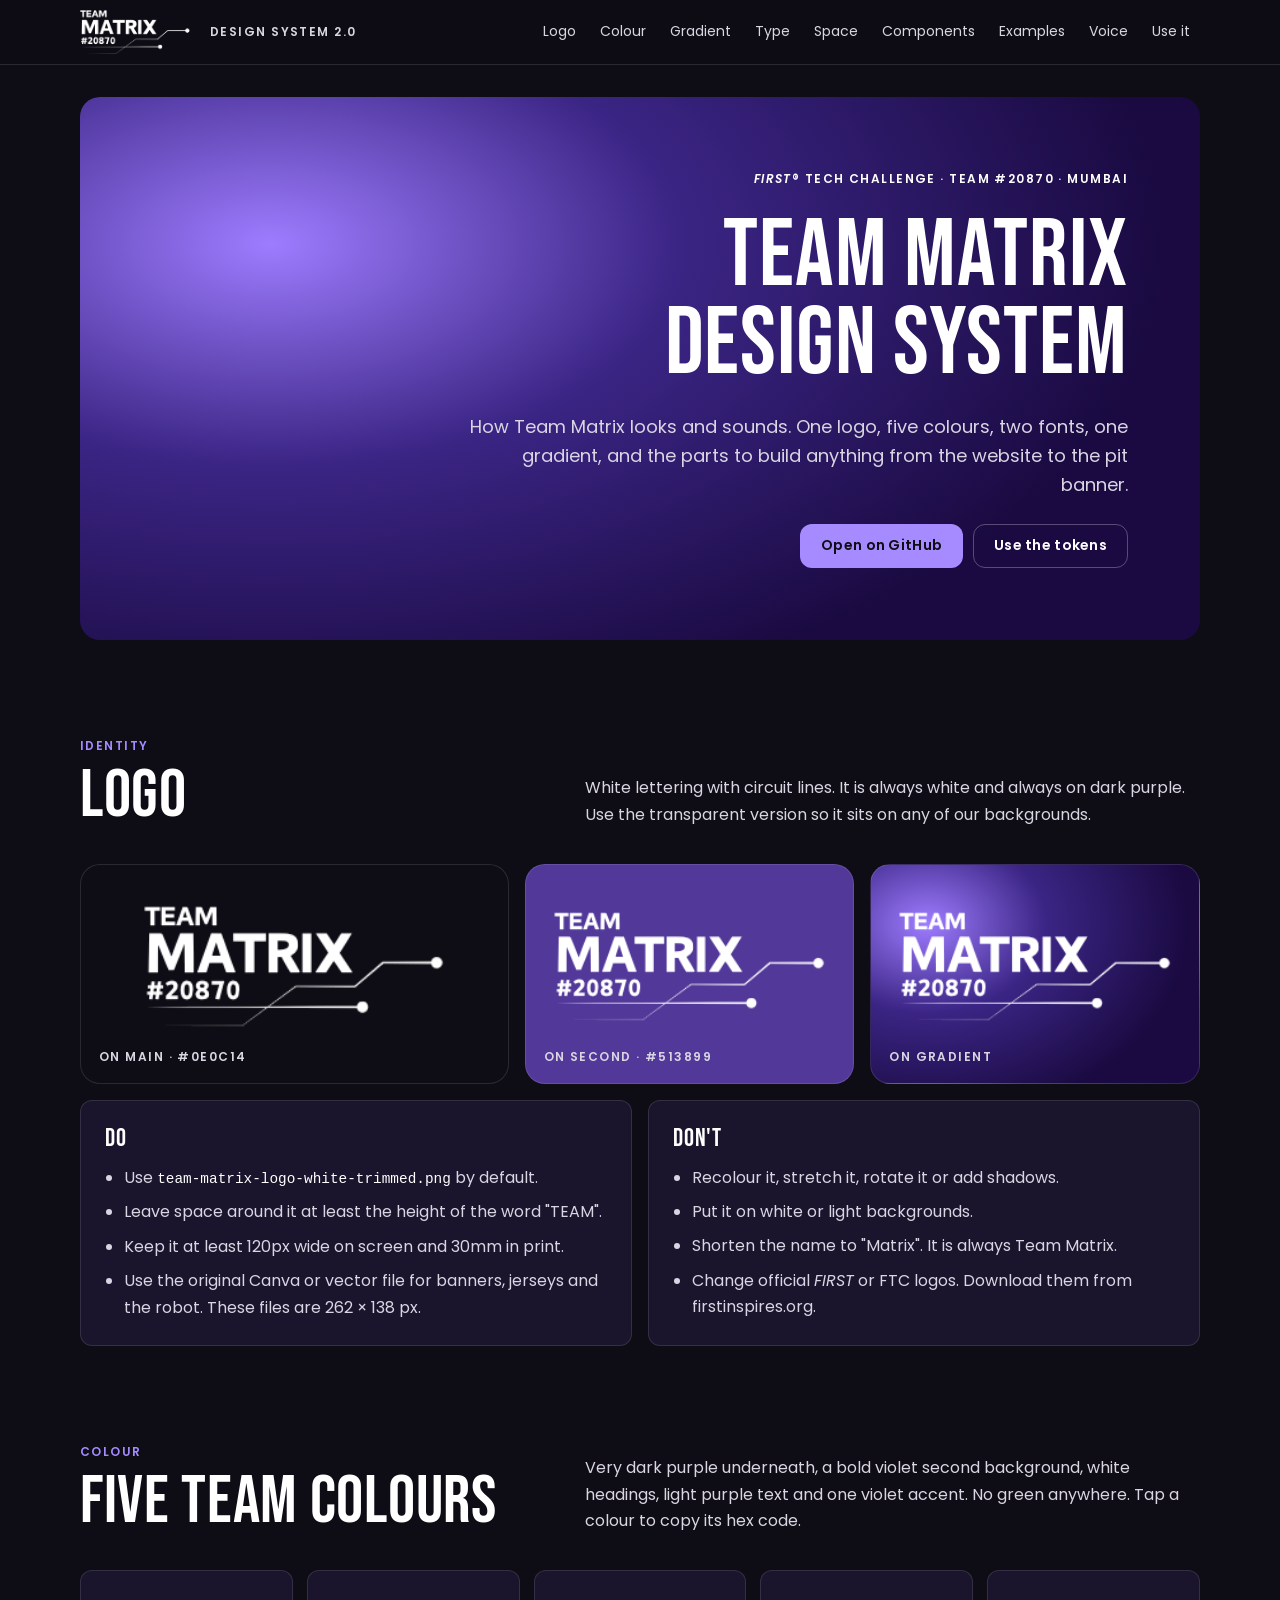
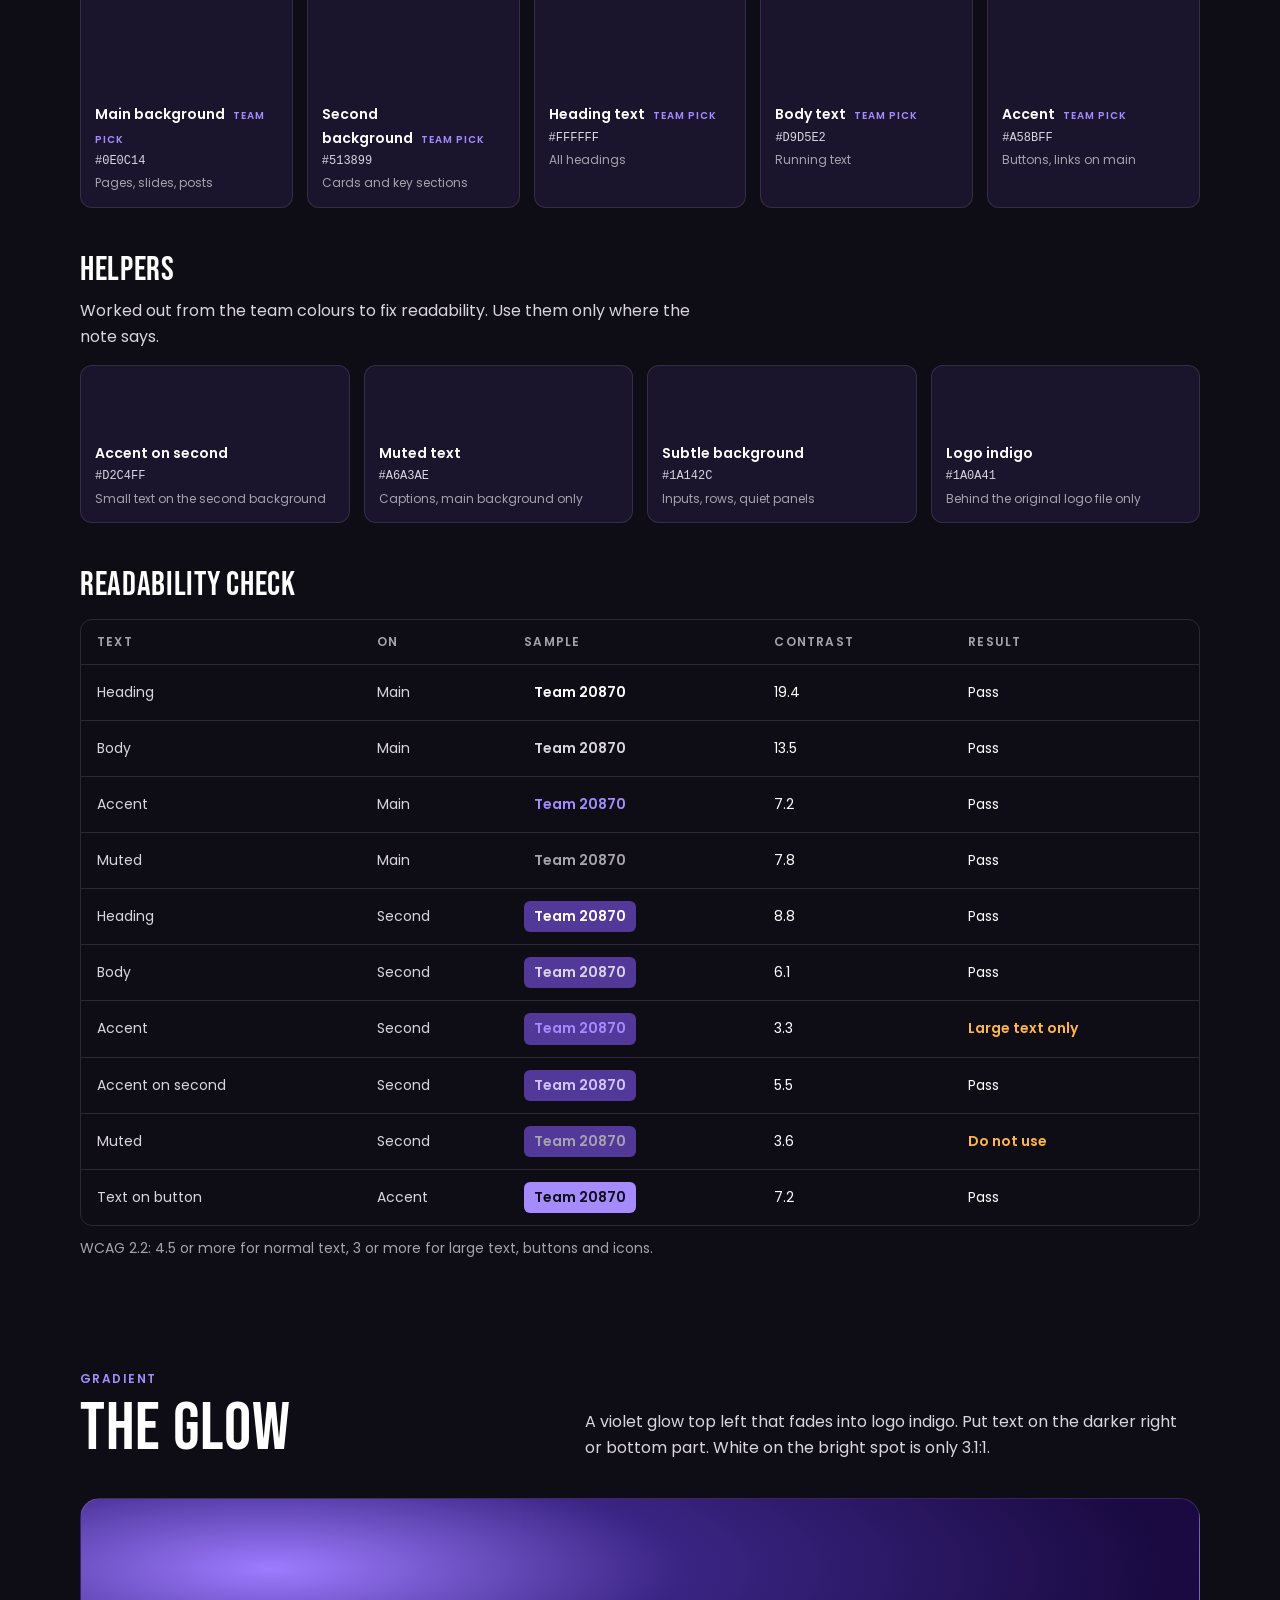
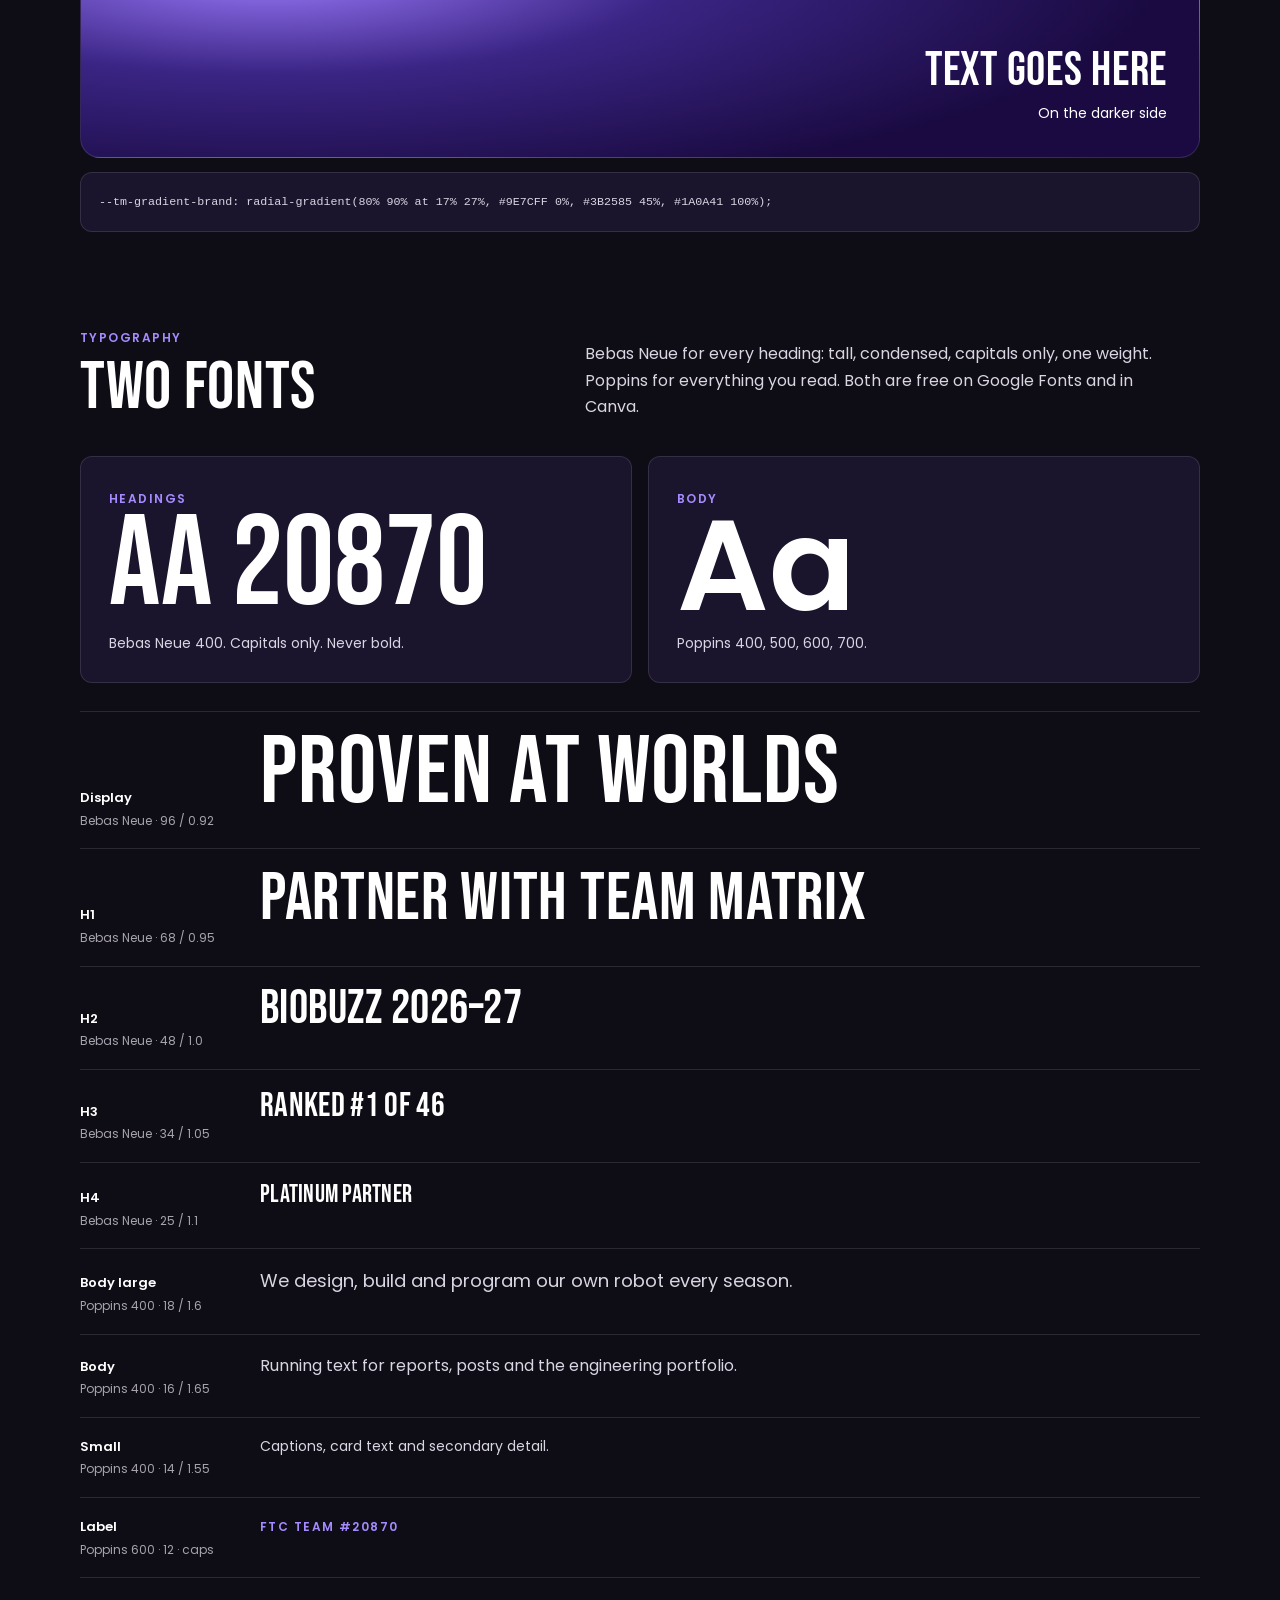
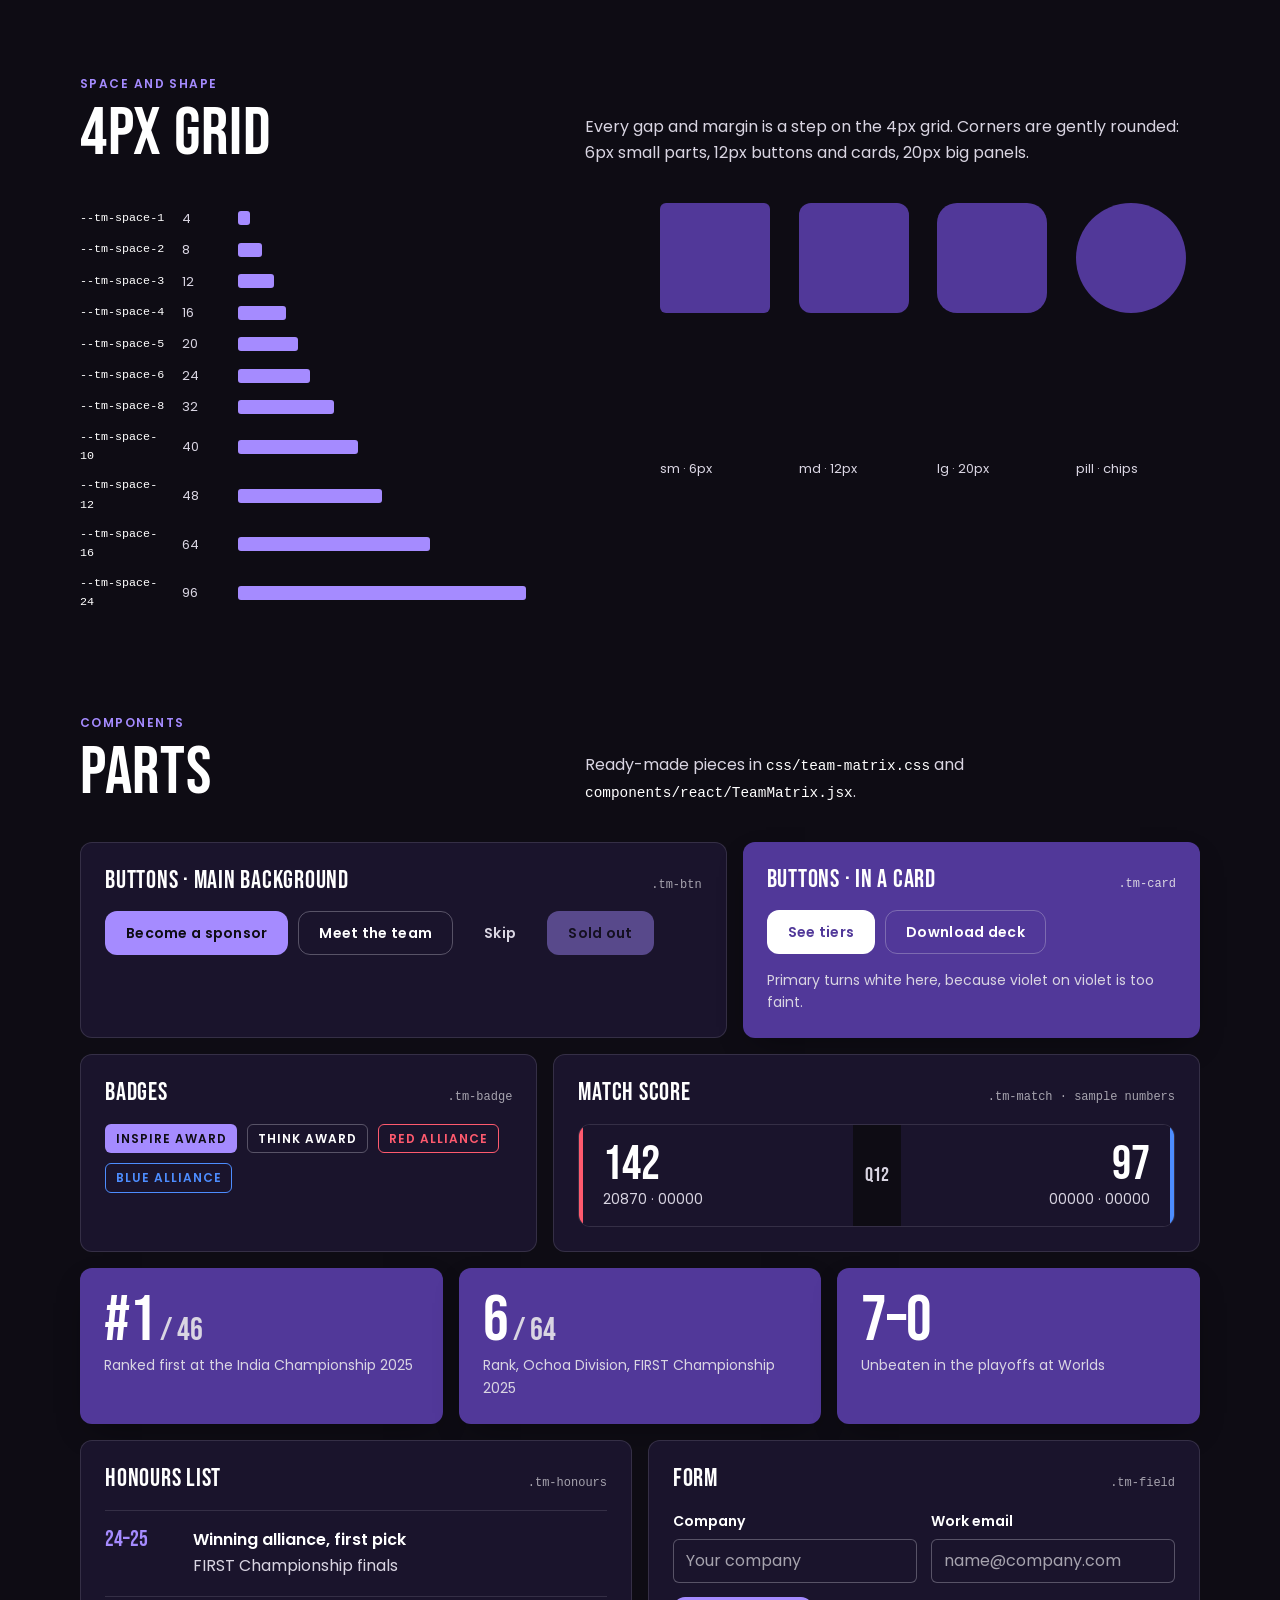
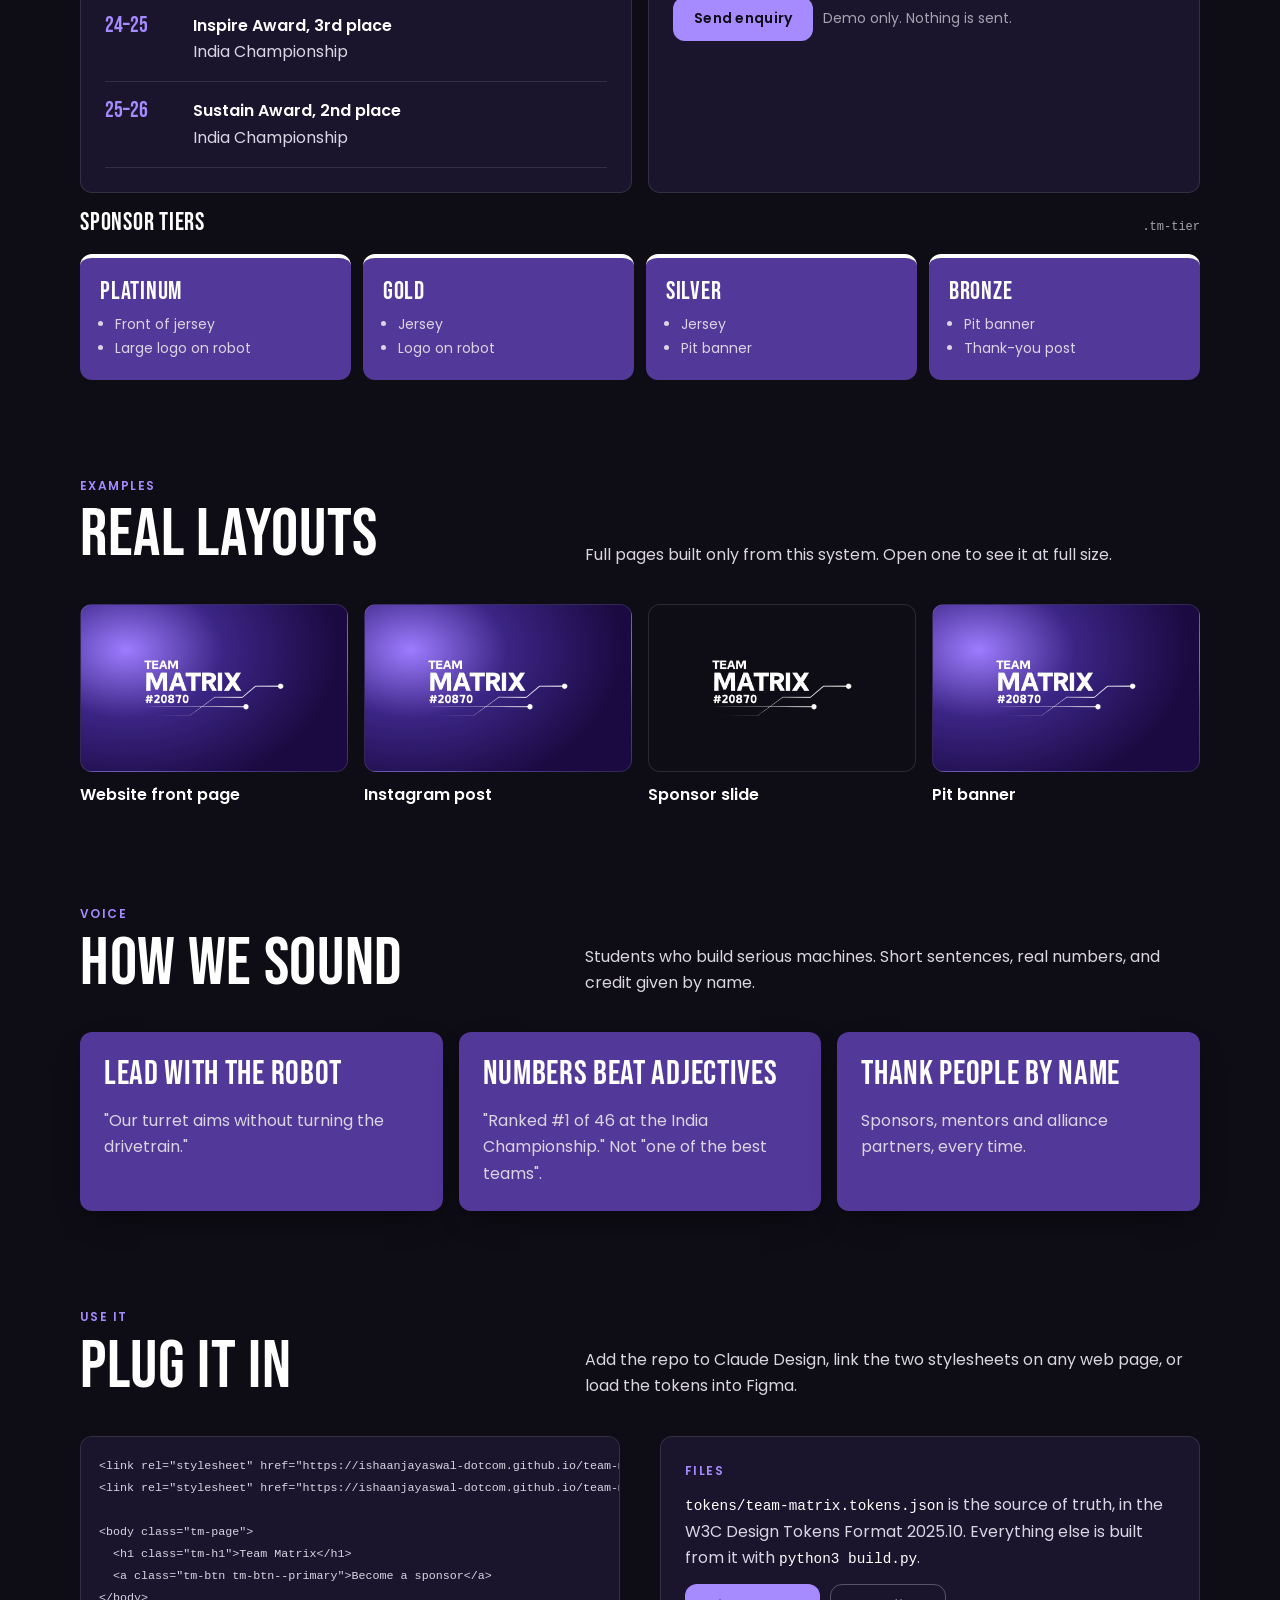
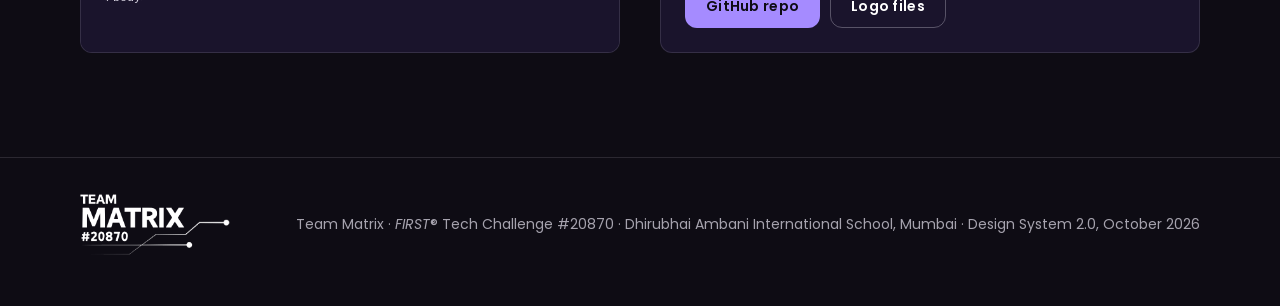
<file: index.html>
<!doctype html>
<html lang="en">
<head>
<meta charset="utf-8">
<meta name="viewport" content="width=device-width, initial-scale=1, viewport-fit=cover">
<title>Team Matrix Design System</title>
<meta name="description" content="Official design system of Team Matrix, FIRST Tech Challenge Team #20870, Mumbai.">
<meta name="theme-color" content="#0E0C14">
<link rel="icon" type="image/png" href="assets/logo/team-matrix-logo-white-trimmed.png">
<link rel="preconnect" href="https://fonts.googleapis.com">
<link rel="preconnect" href="https://fonts.gstatic.com" crossorigin>
<link rel="stylesheet" href="https://fonts.googleapis.com/css2?family=Bebas+Neue&family=Poppins:wght@400;500;600;700&display=swap">
<style>
/*
 * Team Matrix design system: tokens.css
 * Generated by build.py from tokens/team-matrix.tokens.json. Do not edit by hand.
 * Dark theme only. FIRST Tech Challenge Team #20870.
 */

:root {
  color-scheme: dark;
  --tm-ink: #0E0C14;
  --tm-violet-700: #513899;
  --tm-violet-400: #A58BFF;
  --tm-violet-200: #D2C4FF;
  --tm-lavender-100: #D9D5E2;
  --tm-lavender-300: #A6A3AE;
  --tm-white: #FFFFFF;
  --tm-indigo-logo: #1A0A41;
  --tm-indigo-600: #3B2585;
  --tm-violet-450: #9E7CFF;
  --tm-ink-raised: #1A142C;
  --tm-amber-400: #FFB547;
  --tm-rose-400: #FF7A93;
  --tm-alliance-red: #FF5A6E;
  --tm-alliance-blue: #4D8DFF;

  --tm-bg-main: #0E0C14;
  --tm-bg-second: #513899;
  --tm-bg-subtle: #1A142C;
  --tm-bg-logo: #1A0A41;
  --tm-text-heading: #FFFFFF;
  --tm-text-body: #D9D5E2;
  --tm-text-muted: #A6A3AE;
  --tm-text-on-accent: #0E0C14;
  --tm-accent-default: #A58BFF;
  --tm-accent-on-second: #D2C4FF;
  --tm-border-default: rgba(217, 213, 226, 0.14);
  --tm-border-strong: rgba(217, 213, 226, 0.32);
  --tm-border-focus: #FFFFFF;
  --tm-status-warning: #FFB547;
  --tm-status-danger: #FF7A93;
  --tm-alliance-red: #FF5A6E;
  --tm-alliance-blue: #4D8DFF;

  --tm-gradient-brand: radial-gradient(80% 90% at 17% 27%, #9E7CFF 0%, #3B2585 45%, #1A0A41 100%);

  --tm-font-heading: "Bebas Neue", Impact, "Arial Narrow", sans-serif;
  --tm-font-body: Poppins, "Segoe UI", Arial, sans-serif;
  --tm-weight-heading: 400;
  --tm-weight-regular: 400;
  --tm-weight-medium: 500;
  --tm-weight-semibold: 600;
  --tm-weight-bold: 700;
  --tm-size-display: 96px;
  --tm-size-h1: 68px;
  --tm-size-h2: 48px;
  --tm-size-h3: 34px;
  --tm-size-h4: 25px;
  --tm-size-body-lg: 18px;
  --tm-size-body: 16px;
  --tm-size-small: 14px;
  --tm-size-caption: 12px;

  --tm-space-1: 4px;
  --tm-space-2: 8px;
  --tm-space-3: 12px;
  --tm-space-4: 16px;
  --tm-space-5: 20px;
  --tm-space-6: 24px;
  --tm-space-8: 32px;
  --tm-space-10: 40px;
  --tm-space-12: 48px;
  --tm-space-16: 64px;
  --tm-space-24: 96px;
  --tm-radius-sm: 6px;
  --tm-radius-md: 12px;
  --tm-radius-lg: 20px;
  --tm-radius-pill: 999px;
  --tm-shadow-card: 0px 12px 32px -12px rgba(0, 0, 0, 0.45);
  --tm-shadow-glow: 0px 8px 28px -8px rgba(165, 139, 255, 0.45);
  --tm-duration-fast: 120ms;
  --tm-duration-base: 220ms;
  --tm-duration-slow: 400ms;
  --tm-ease-out: cubic-bezier(0.2, 0.8, 0.2, 1);
}

/*
 * Team Matrix design system: components
 * Load tokens/tokens.css first. Every class starts with .tm- so it can sit next to other CSS.
 */

/* ---------- base ---------- */
.tm-page {
  background: var(--tm-bg-main);
  color: var(--tm-text-body);
  font-family: var(--tm-font-body);
  font-size: var(--tm-size-body);
  line-height: 1.65;
  -webkit-font-smoothing: antialiased;
}
.tm-page *:focus-visible { outline: 2px solid var(--tm-border-focus); outline-offset: 3px; }

/* ---------- type ---------- */
.tm-display, .tm-h1, .tm-h2, .tm-h3, .tm-h4 {
  font-family: var(--tm-font-heading);
  font-weight: var(--tm-weight-heading);
  color: var(--tm-text-heading);
  text-transform: uppercase;
  margin: 0;
  text-wrap: balance;
}
.tm-display { font-size: clamp(3.5rem, 9vw, var(--tm-size-display)); line-height: 0.92; letter-spacing: 0.01em; }
.tm-h1 { font-size: clamp(2.75rem, 7vw, var(--tm-size-h1)); line-height: 0.95; letter-spacing: 0.01em; }
.tm-h2 { font-size: clamp(2.1rem, 5vw, var(--tm-size-h2)); line-height: 1; letter-spacing: 0.015em; }
.tm-h3 { font-size: var(--tm-size-h3); line-height: 1.05; letter-spacing: 0.02em; }
.tm-h4 { font-size: var(--tm-size-h4); line-height: 1.1; letter-spacing: 0.03em; }
.tm-lead { font-size: var(--tm-size-body-lg); line-height: 1.6; max-width: 60ch; margin: 0; }
.tm-small { font-size: var(--tm-size-small); line-height: 1.55; }
.tm-muted { color: var(--tm-text-muted); } /* main background only */
.tm-label {
  font-family: var(--tm-font-body);
  font-size: var(--tm-size-caption);
  font-weight: var(--tm-weight-semibold);
  letter-spacing: 0.12em;
  text-transform: uppercase;
  color: var(--tm-accent-default);
}
.tm-on-second .tm-label { color: var(--tm-accent-on-second); }
.tm-link { color: var(--tm-accent-default); text-underline-offset: 3px; }
.tm-on-second .tm-link { color: var(--tm-accent-on-second); }

/* Section heading: eyebrow label + Bebas heading */
.tm-section-head { display: grid; gap: var(--tm-space-2); }

/* ---------- surfaces ---------- */
.tm-on-second { background: var(--tm-bg-second); }
.tm-card {
  background: var(--tm-bg-second);
  border-radius: var(--tm-radius-md);
  padding: var(--tm-space-6);
  display: grid;
  gap: var(--tm-space-3);
  align-content: start;
  box-shadow: var(--tm-shadow-card);
}
.tm-panel {
  background: var(--tm-bg-subtle);
  border: 1px solid var(--tm-border-default);
  border-radius: var(--tm-radius-md);
  padding: var(--tm-space-6);
}
.tm-hero {
  background: var(--tm-gradient-brand);
  border-radius: var(--tm-radius-lg);
  padding: clamp(28px, 6vw, 72px);
  display: grid;
  gap: var(--tm-space-6);
}

/* ---------- buttons ---------- */
.tm-btn {
  display: inline-flex;
  align-items: center;
  justify-content: center;
  gap: var(--tm-space-2);
  min-height: 44px;
  padding: 0 var(--tm-space-5);
  border-radius: var(--tm-radius-md);
  border: 1.5px solid transparent;
  font-family: var(--tm-font-body);
  font-size: var(--tm-size-small);
  font-weight: var(--tm-weight-semibold);
  letter-spacing: 0.02em;
  text-decoration: none;
  cursor: pointer;
  transition: box-shadow var(--tm-duration-base) var(--tm-ease-out), transform var(--tm-duration-fast) var(--tm-ease-out), background var(--tm-duration-base);
}
.tm-btn:active { transform: translateY(1px); }
.tm-btn--primary { background: var(--tm-accent-default); color: var(--tm-text-on-accent); }
.tm-btn--primary:hover { box-shadow: var(--tm-shadow-glow); }
.tm-btn--secondary { background: transparent; color: var(--tm-text-heading); border-color: var(--tm-border-strong); }
.tm-btn--secondary:hover { border-color: var(--tm-text-heading); }
.tm-btn--ghost { background: transparent; color: var(--tm-text-body); }
.tm-btn--ghost:hover { color: var(--tm-text-heading); background: var(--tm-border-default); }
/* On the second background, the primary button turns white so it still stands out */
.tm-on-second .tm-btn--primary, .tm-card .tm-btn--primary { background: var(--tm-text-heading); color: var(--tm-bg-second); }
.tm-btn[disabled] { opacity: 0.45; cursor: not-allowed; box-shadow: none; }

/* ---------- badges ---------- */
.tm-badge {
  display: inline-flex;
  align-items: center;
  gap: 6px;
  padding: 4px 10px;
  border-radius: var(--tm-radius-sm);
  font-size: var(--tm-size-caption);
  font-weight: var(--tm-weight-semibold);
  letter-spacing: 0.08em;
  text-transform: uppercase;
  white-space: nowrap;
  border: 1px solid var(--tm-border-strong);
  color: var(--tm-text-heading);
}
.tm-badge--accent { background: var(--tm-accent-default); color: var(--tm-text-on-accent); border-color: transparent; }
.tm-badge--red { border-color: var(--tm-alliance-red); color: var(--tm-alliance-red); }
.tm-badge--blue { border-color: var(--tm-alliance-blue); color: var(--tm-alliance-blue); }

/* ---------- stat ---------- */
.tm-stat { display: grid; gap: var(--tm-space-1); }
.tm-stat__value { font-family: var(--tm-font-heading); font-size: clamp(2.6rem, 6vw, 4rem); line-height: 0.9; color: var(--tm-text-heading); font-variant-numeric: tabular-nums; }
.tm-stat__value small { font-size: 0.5em; color: var(--tm-text-body); margin-left: 4px; }
.tm-stat__label { font-size: var(--tm-size-small); }

/* ---------- honours list ---------- */
.tm-honours { list-style: none; margin: 0; padding: 0; }
.tm-honours li { display: grid; grid-template-columns: 72px minmax(0, 1fr); gap: var(--tm-space-4); padding: var(--tm-space-4) 0; border-top: 1px solid var(--tm-border-default); }
.tm-honours li:last-child { border-bottom: 1px solid var(--tm-border-default); }
.tm-honours b { color: var(--tm-text-heading); font-weight: var(--tm-weight-semibold); display: block; }
.tm-honours time { font-family: var(--tm-font-heading); font-size: 22px; color: var(--tm-accent-default); line-height: 1.2; }

/* ---------- sponsor tier ---------- */
.tm-tier { background: var(--tm-bg-second); border-radius: var(--tm-radius-md); padding: var(--tm-space-5); border-top: 4px solid var(--tm-text-heading); display: grid; gap: var(--tm-space-2); align-content: start; }
.tm-tier ul { margin: 0; padding-left: 1.1em; font-size: var(--tm-size-small); }

/* ---------- match score ---------- */
.tm-match { display: grid; grid-template-columns: 1fr auto 1fr; border-radius: var(--tm-radius-md); overflow: hidden; border: 1px solid var(--tm-border-default); }
.tm-match__side { padding: var(--tm-space-4) var(--tm-space-5); background: var(--tm-bg-subtle); }
.tm-match__side--red { border-left: 4px solid var(--tm-alliance-red); }
.tm-match__side--blue { border-right: 4px solid var(--tm-alliance-blue); text-align: right; }
.tm-match__score { font-family: var(--tm-font-heading); font-size: 48px; line-height: 1; color: var(--tm-text-heading); }
.tm-match__mid { display: grid; place-items: center; padding: 0 var(--tm-space-3); font-family: var(--tm-font-heading); font-size: 20px; background: var(--tm-bg-main); }

/* ---------- form ---------- */
.tm-field { display: grid; gap: 6px; min-width: 0; }
.tm-field label { font-size: var(--tm-size-small); font-weight: var(--tm-weight-semibold); color: var(--tm-text-heading); }
.tm-input { width: 100%; min-width: 0; min-height: 44px; padding: 0 var(--tm-space-3); border-radius: var(--tm-radius-sm); border: 1px solid var(--tm-border-strong); background: var(--tm-bg-subtle); color: var(--tm-text-heading); font: inherit; }
.tm-input::placeholder { color: var(--tm-text-muted); }
.tm-input:focus { outline: none; border-color: var(--tm-accent-default); box-shadow: 0 0 0 3px rgba(165, 139, 255, 0.3); }

/* ---------- logo ---------- */
.tm-logo { display: block; width: 180px; max-width: 100%; height: auto; }

@media (prefers-reduced-motion: reduce) {
  .tm-btn, .tm-btn:active { transition: none; transform: none; }
}


/* ===== gallery page (dark only, built from the system's own tokens) ===== */
* { box-sizing: border-box; }
[hidden] { display: none !important; }
html { scroll-behavior: smooth; scroll-padding-top: 80px; background: var(--tm-bg-main); }
body { margin: 0; background: var(--tm-bg-main); }
img { max-width: 100%; }
.wrap { width: 100%; max-width: 1160px; margin: 0 auto; padding-inline: 20px; }
code { font-family: ui-monospace, "SFMono-Regular", Menlo, Consolas, monospace; font-size: 0.9em; color: var(--tm-text-heading); }

.nav { position: sticky; top: env(safe-area-inset-top, 0px); z-index: 20; background: rgba(14, 12, 20, 0.88); backdrop-filter: blur(12px); -webkit-backdrop-filter: blur(12px); border-bottom: 1px solid var(--tm-border-default); }
.nav__in { display: flex; align-items: center; gap: 20px; min-height: 64px; }
.nav__links { display: flex; gap: 4px; margin-left: auto; overflow-x: auto; scrollbar-width: none; }
.nav__links::-webkit-scrollbar { display: none; }
.nav__links a { color: var(--tm-text-body); text-decoration: none; font-size: 14px; padding: 8px 10px; border-radius: var(--tm-radius-sm); white-space: nowrap; }
.nav__links a:hover { color: var(--tm-text-heading); background: var(--tm-border-default); }
@media (max-width: 820px) { .nav__links { display: none; } }

.top { padding-block: 32px 8px; }
.top .tm-hero { min-height: 420px; align-content: end; justify-items: end; text-align: right; }
.top .tm-hero .tm-lead { margin-left: auto; }
.top__row { display: flex; flex-wrap: wrap; gap: 10px; justify-content: flex-end; }

.sec { padding-block: 88px 8px; }
.sec__head { display: grid; grid-template-columns: minmax(0, 1fr) minmax(0, 1.3fr); gap: 32px; align-items: end; margin-bottom: 36px; }
.sec__head p { margin: 0; max-width: 60ch; }
@media (max-width: 760px) { .sec { padding-block: 64px 8px; } .sec__head { grid-template-columns: 1fr; gap: 14px; } }
.sub { margin: 44px 0 16px; }

/* logo */
.logos { display: grid; grid-template-columns: 1.3fr 1fr 1fr; gap: 16px; }
.plate { border-radius: var(--tm-radius-lg); border: 1px solid var(--tm-border-default); min-height: 220px; display: grid; place-items: center; padding: 36px 28px 52px; position: relative; }
.plate .tm-label { position: absolute; left: 18px; bottom: 16px; color: var(--tm-text-body); }
.plate img { width: min(100%, 300px); height: auto; }
@media (max-width: 860px) { .logos { grid-template-columns: 1fr; } }
.rules { display: grid; grid-template-columns: 1fr 1fr; gap: 16px; margin-top: 16px; }
.rules ul { margin: 0; padding-left: 1.2em; display: grid; gap: 8px; }
@media (max-width: 760px) { .rules { grid-template-columns: 1fr; } }

/* colour */
.swatches { display: grid; grid-template-columns: repeat(5, minmax(0, 1fr)); gap: 14px; }
.sw { border: 1px solid var(--tm-border-default); border-radius: var(--tm-radius-md); overflow: hidden; background: var(--tm-bg-subtle); padding: 0; text-align: left; cursor: pointer; color: inherit; font: inherit; display: flex; flex-direction: column; transition: transform var(--tm-duration-base) var(--tm-ease-out), border-color var(--tm-duration-base); }
.sw:hover { transform: translateY(-3px); border-color: var(--tm-border-strong); }
.sw__chip { height: 120px; }
.sw__meta { padding: 12px 14px 14px; display: grid; gap: 2px; }
.sw__meta b { color: var(--tm-text-heading); font-weight: 600; font-size: 14px; }
.sw__meta code { font-size: 12px; color: var(--tm-text-body); }
.sw__meta span { font-size: 12px; color: var(--tm-text-muted); }
.sw--pick .sw__meta b::after { content: "Team pick"; margin-left: 8px; font-size: 10px; letter-spacing: .1em; text-transform: uppercase; color: var(--tm-accent-default); }
.helpers { grid-template-columns: repeat(4, minmax(0, 1fr)); margin-top: 14px; }
.helpers .sw__chip { height: 64px; }
@media (max-width: 900px) { .swatches, .helpers { grid-template-columns: repeat(2, minmax(0, 1fr)); } }
.tablewrap { overflow-x: auto; border: 1px solid var(--tm-border-default); border-radius: var(--tm-radius-md); }
table { width: 100%; border-collapse: collapse; font-size: 14px; min-width: 560px; }
th, td { text-align: left; padding: 12px 16px; border-bottom: 1px solid var(--tm-border-default); }
th { font-size: 12px; letter-spacing: .1em; text-transform: uppercase; color: var(--tm-text-muted); font-weight: 600; }
td.n { font-variant-numeric: tabular-nums; color: var(--tm-text-heading); }
tr:last-child td { border-bottom: 0; }
.demo-pair { display: inline-block; padding: 4px 10px; border-radius: 6px; font-weight: 600; }
.ok { color: var(--tm-text-heading); }
.warn { color: var(--tm-status-warning); font-weight: 600; }

/* gradient */
.grad { border-radius: var(--tm-radius-lg); background: var(--tm-gradient-brand); min-height: 260px; padding: 32px; display: grid; align-content: end; justify-items: end; border: 1px solid var(--tm-border-default); }
.grad__spot { position: relative; }

/* type */
.typerow { display: grid; grid-template-columns: 160px minmax(0, 1fr); gap: 20px; align-items: baseline; padding: 18px 0; border-top: 1px solid var(--tm-border-default); }
.typerow:last-child { border-bottom: 1px solid var(--tm-border-default); }
.typerow > div:last-child { min-width: 0; overflow-wrap: anywhere; }
.typerow .meta { font-size: 12px; color: var(--tm-text-muted); display: grid; gap: 2px; }
.typerow .meta b { color: var(--tm-text-heading); font-weight: 600; font-size: 13px; }
@media (max-width: 600px) { .typerow { grid-template-columns: 1fr; gap: 6px; } }
.faces { display: grid; grid-template-columns: 1fr 1fr; gap: 16px; margin-bottom: 28px; }
.face { padding: 28px; }
.face .big { font-size: clamp(4rem, 12vw, 8rem); line-height: .85; color: var(--tm-text-heading); }
@media (max-width: 760px) { .faces { grid-template-columns: 1fr; } }

/* space */
.two { display: grid; grid-template-columns: minmax(0, 1fr) minmax(0, 1fr); gap: 40px; }
.two > * { min-width: 0; }
@media (max-width: 860px) { .two { grid-template-columns: minmax(0, 1fr); } }
.sp { display: grid; grid-template-columns: 90px 44px minmax(0, 1fr); gap: 12px; align-items: center; font-size: 13px; padding: 5px 0; }
.sp i { display: block; height: 14px; border-radius: 3px; background: var(--tm-accent-default); max-width: 100%; }
.radii { display: grid; grid-template-columns: repeat(4, minmax(0, 1fr)); gap: 14px; }
.radii div { display: grid; gap: 8px; font-size: 13px; }
.radii i { display: block; aspect-ratio: 1; max-width: 110px; background: var(--tm-bg-second); }

/* components */
.cgrid { display: grid; grid-template-columns: repeat(12, minmax(0, 1fr)); gap: 16px; }
.cgrid > * { min-width: 0; }
.c12 { grid-column: span 12; } .c7 { grid-column: span 7; } .c5 { grid-column: span 5; } .c6 { grid-column: span 6; } .c4 { grid-column: span 4; } .c8 { grid-column: span 8; }
@media (max-width: 900px) { .cgrid > * { grid-column: span 12; } }
.demo { display: grid; gap: 16px; align-content: start; }
.demo__head { display: flex; justify-content: space-between; align-items: baseline; gap: 10px; flex-wrap: wrap; }
.demo__head code { font-size: 12px; color: var(--tm-text-muted); }
.row { display: flex; flex-wrap: wrap; gap: 10px; align-items: center; }
.tiers { display: grid; grid-template-columns: repeat(4, minmax(0, 1fr)); gap: 12px; }
@media (max-width: 760px) { .tiers { grid-template-columns: 1fr 1fr; } }
.form { display: grid; grid-template-columns: minmax(0, 1fr) minmax(0, 1fr); gap: 14px; }
.form .full { grid-column: 1 / -1; }
@media (max-width: 560px) { .form { grid-template-columns: 1fr; } }

/* examples */
.ex { display: grid; grid-template-columns: repeat(4, minmax(0, 1fr)); gap: 16px; }
.ex a { min-width: 0; }
.ex a { text-decoration: none; color: inherit; display: grid; gap: 10px; }
.ex .thumb { max-width: 100%; min-width: 0; border-radius: var(--tm-radius-md); border: 1px solid var(--tm-border-default); background: var(--tm-gradient-brand); display: grid; place-items: center; padding: 16px; transition: transform var(--tm-duration-base) var(--tm-ease-out); }
.ex a:hover .thumb { transform: translateY(-3px); }
.ex .thumb img { width: 60%; }
.ex b { color: var(--tm-text-heading); font-weight: 600; }
@media (max-width: 900px) { .ex { grid-template-columns: minmax(0, 1fr) minmax(0, 1fr); } }

/* code */
.code { background: var(--tm-bg-subtle); border: 1px solid var(--tm-border-default); border-radius: var(--tm-radius-md); padding: 18px; overflow-x: auto; font-size: 13px; line-height: 1.7; margin: 0; }
.code code { color: var(--tm-text-body); }

.foot { margin-top: 96px; border-top: 1px solid var(--tm-border-default); padding-block: 36px 56px; }
.foot__in { display: flex; flex-wrap: wrap; justify-content: space-between; gap: 20px; align-items: center; }
.toast { position: fixed; left: 50%; bottom: calc(22px + env(safe-area-inset-bottom, 0px)); transform: translate(-50%, 10px); background: var(--tm-text-heading); color: var(--tm-bg-main); padding: 10px 16px; border-radius: var(--tm-radius-sm); font-weight: 600; font-size: 13px; opacity: 0; pointer-events: none; transition: opacity .2s, transform .2s; z-index: 50; }
.toast.show { opacity: 1; transform: translate(-50%, 0); }
@media (prefers-reduced-motion: reduce) { html { scroll-behavior: auto; } .sw, .ex .thumb { transition: none; } }
</style>
</head>
<body>


<div class="tm-page">
<header class="nav">
  <div class="wrap nav__in">
    <img class="tm-logo" src="assets/logo/team-matrix-logo-white-trimmed.png" alt="Team Matrix #20870" style="width:110px">
    <span class="tm-label" style="color:var(--tm-text-body)">Design System 2.0</span>
    <nav class="nav__links" aria-label="Sections">
      <a href="#logo">Logo</a><a href="#colour">Colour</a><a href="#gradient">Gradient</a><a href="#type">Type</a><a href="#space">Space</a><a href="#components">Components</a><a href="#examples">Examples</a><a href="#voice">Voice</a><a href="#use">Use it</a>
    </nav>
  </div>
</header>

<main>
  <section class="top wrap">
    <div class="tm-hero">
      <span class="tm-label" style="color:var(--tm-text-heading)"><i>FIRST</i>® Tech Challenge · Team #20870 · Mumbai</span>
      <h1 class="tm-display">Team Matrix<br>Design System</h1>
      <p class="tm-lead">How Team Matrix looks and sounds. One logo, five colours, two fonts, one gradient, and the parts to build anything from the website to the pit banner.</p>
      <div class="top__row">
        <a class="tm-btn tm-btn--primary" href="https://github.com/ishaanjayaswal-dotcom/team-matrix-design-system" target="_blank" rel="noopener">Open on GitHub</a>
        <a class="tm-btn tm-btn--secondary" href="#use">Use the tokens</a>
      </div>
    </div>
  </section>

  <!-- LOGO -->
  <section class="sec wrap" id="logo">
    <div class="sec__head">
      <div class="tm-section-head"><span class="tm-label">Identity</span><h2 class="tm-h1">Logo</h2></div>
      <p>White lettering with circuit lines. It is always white and always on dark purple. Use the transparent version so it sits on any of our backgrounds.</p>
    </div>
    <div class="logos">
      <div class="plate" style="background:var(--tm-bg-main)"><img src="assets/logo/team-matrix-logo-white-trimmed.png" alt="Logo on the main background"><span class="tm-label">On main · #0E0C14</span></div>
      <div class="plate" style="background:var(--tm-bg-second)"><img src="assets/logo/team-matrix-logo-white-trimmed.png" alt="Logo on the second background"><span class="tm-label">On second · #513899</span></div>
      <div class="plate" style="background:var(--tm-gradient-brand)"><img src="assets/logo/team-matrix-logo-white-trimmed.png" alt="Logo on the brand gradient"><span class="tm-label">On gradient</span></div>
    </div>
    <div class="rules">
      <div class="tm-panel"><h3 class="tm-h4" style="margin-bottom:12px">Do</h3><ul>
        <li>Use <code>team-matrix-logo-white-trimmed.png</code> by default.</li>
        <li>Leave space around it at least the height of the word "TEAM".</li>
        <li>Keep it at least 120px wide on screen and 30mm in print.</li>
        <li>Use the original Canva or vector file for banners, jerseys and the robot. These files are 262 × 138 px.</li>
      </ul></div>
      <div class="tm-panel"><h3 class="tm-h4" style="margin-bottom:12px">Don't</h3><ul>
        <li>Recolour it, stretch it, rotate it or add shadows.</li>
        <li>Put it on white or light backgrounds.</li>
        <li>Shorten the name to "Matrix". It is always Team Matrix.</li>
        <li>Change official <i>FIRST</i> or FTC logos. Download them from firstinspires.org.</li>
      </ul></div>
    </div>
  </section>

  <!-- COLOUR -->
  <section class="sec wrap" id="colour">
    <div class="sec__head">
      <div class="tm-section-head"><span class="tm-label">Colour</span><h2 class="tm-h1">Five team colours</h2></div>
      <p>Very dark purple underneath, a bold violet second background, white headings, light purple text and one violet accent. No green anywhere. Tap a colour to copy its hex code.</p>
    </div>
    <div class="swatches" id="picks"></div>
    <h3 class="tm-h3 sub">Helpers</h3>
    <p style="margin:-6px 0 0;max-width:62ch">Worked out from the team colours to fix readability. Use them only where the note says.</p>
    <div class="swatches helpers" id="helpers"></div>

    <h3 class="tm-h3 sub">Readability check</h3>
    <div class="tablewrap"><table>
      <thead><tr><th>Text</th><th>On</th><th>Sample</th><th>Contrast</th><th>Result</th></tr></thead>
      <tbody id="contrast"></tbody>
    </table></div>
    <p class="tm-small tm-muted" style="margin-top:12px">WCAG 2.2: 4.5 or more for normal text, 3 or more for large text, buttons and icons.</p>
  </section>

  <!-- GRADIENT -->
  <section class="sec wrap" id="gradient">
    <div class="sec__head">
      <div class="tm-section-head"><span class="tm-label">Gradient</span><h2 class="tm-h1">The glow</h2></div>
      <p>A violet glow top left that fades into logo indigo. Put text on the darker right or bottom part. White on the bright spot is only 3.1:1.</p>
    </div>
    <div class="grad">
      <div style="text-align:right;display:grid;gap:8px"><h3 class="tm-h2">Text goes here</h3><span class="tm-small" style="color:var(--tm-text-heading)">On the darker side</span></div>
    </div>
    <pre class="code" style="margin-top:14px"><code>--tm-gradient-brand: radial-gradient(80% 90% at 17% 27%, #9E7CFF 0%, #3B2585 45%, #1A0A41 100%);</code></pre>
  </section>

  <!-- TYPE -->
  <section class="sec wrap" id="type">
    <div class="sec__head">
      <div class="tm-section-head"><span class="tm-label">Typography</span><h2 class="tm-h1">Two fonts</h2></div>
      <p>Bebas Neue for every heading: tall, condensed, capitals only, one weight. Poppins for everything you read. Both are free on Google Fonts and in Canva.</p>
    </div>
    <div class="faces">
      <div class="tm-panel face"><span class="tm-label">Headings</span><div class="big" style="font-family:var(--tm-font-heading)">AA 20870</div><p class="tm-small" style="margin:12px 0 0">Bebas Neue 400. Capitals only. Never bold.</p></div>
      <div class="tm-panel face"><span class="tm-label">Body</span><div class="big" style="font-family:var(--tm-font-body);font-weight:600">Aa</div><p class="tm-small" style="margin:12px 0 0">Poppins 400, 500, 600, 700.</p></div>
    </div>
    <div id="typescale"></div>
  </section>

  <!-- SPACE -->
  <section class="sec wrap" id="space">
    <div class="sec__head">
      <div class="tm-section-head"><span class="tm-label">Space and shape</span><h2 class="tm-h1">4px grid</h2></div>
      <p>Every gap and margin is a step on the 4px grid. Corners are gently rounded: 6px small parts, 12px buttons and cards, 20px big panels.</p>
    </div>
    <div class="two">
      <div id="spacing"></div>
      <div class="radii">
        <div><i style="border-radius:6px"></i><span>sm · 6px</span></div>
        <div><i style="border-radius:12px"></i><span>md · 12px</span></div>
        <div><i style="border-radius:20px"></i><span>lg · 20px</span></div>
        <div><i style="border-radius:999px"></i><span>pill · chips</span></div>
      </div>
    </div>
  </section>

  <!-- COMPONENTS -->
  <section class="sec wrap" id="components">
    <div class="sec__head">
      <div class="tm-section-head"><span class="tm-label">Components</span><h2 class="tm-h1">Parts</h2></div>
      <p>Ready-made pieces in <code>css/team-matrix.css</code> and <code>components/react/TeamMatrix.jsx</code>.</p>
    </div>
    <div class="cgrid">
      <div class="tm-panel demo c7">
        <div class="demo__head"><h3 class="tm-h4">Buttons · main background</h3><code>.tm-btn</code></div>
        <div class="row"><button class="tm-btn tm-btn--primary" type="button">Become a sponsor</button><button class="tm-btn tm-btn--secondary" type="button">Meet the team</button><button class="tm-btn tm-btn--ghost" type="button">Skip</button><button class="tm-btn tm-btn--primary" type="button" disabled>Sold out</button></div>
      </div>
      <div class="tm-card demo c5">
        <div class="demo__head"><h3 class="tm-h4">Buttons · in a card</h3><code style="color:var(--tm-text-body)">.tm-card</code></div>
        <div class="row"><button class="tm-btn tm-btn--primary" type="button">See tiers</button><button class="tm-btn tm-btn--secondary" type="button">Download deck</button></div>
        <p class="tm-small" style="margin:0">Primary turns white here, because violet on violet is too faint.</p>
      </div>

      <div class="tm-panel demo c5">
        <div class="demo__head"><h3 class="tm-h4">Badges</h3><code>.tm-badge</code></div>
        <div class="row"><span class="tm-badge tm-badge--accent">Inspire Award</span><span class="tm-badge">Think Award</span><span class="tm-badge tm-badge--red">Red alliance</span><span class="tm-badge tm-badge--blue">Blue alliance</span></div>
      </div>
      <div class="tm-panel demo c7">
        <div class="demo__head"><h3 class="tm-h4">Match score</h3><code>.tm-match · sample numbers</code></div>
        <div class="tm-match"><div class="tm-match__side tm-match__side--red"><span class="tm-match__score">142</span><div class="tm-small">20870 · 00000</div></div><div class="tm-match__mid">Q12</div><div class="tm-match__side tm-match__side--blue"><span class="tm-match__score">97</span><div class="tm-small">00000 · 00000</div></div></div>
      </div>

      <div class="demo c12" style="grid-template-columns:repeat(auto-fit,minmax(220px,1fr))">
        <div class="tm-card"><div class="tm-stat"><span class="tm-stat__value">#1<small>/ 46</small></span><span class="tm-stat__label">Ranked first at the India Championship 2025</span></div></div>
        <div class="tm-card"><div class="tm-stat"><span class="tm-stat__value">6<small>/ 64</small></span><span class="tm-stat__label">Rank, Ochoa Division, FIRST Championship 2025</span></div></div>
        <div class="tm-card"><div class="tm-stat"><span class="tm-stat__value">7–0</span><span class="tm-stat__label">Unbeaten in the playoffs at Worlds</span></div></div>
      </div>

      <div class="tm-panel demo c6">
        <div class="demo__head"><h3 class="tm-h4">Honours list</h3><code>.tm-honours</code></div>
        <ul class="tm-honours">
          <li><time>24–25</time><span><b>Winning alliance, first pick</b>FIRST Championship finals</span></li>
          <li><time>24–25</time><span><b>Inspire Award, 3rd place</b>India Championship</span></li>
          <li><time>25–26</time><span><b>Sustain Award, 2nd place</b>India Championship</span></li>
        </ul>
      </div>
      <div class="tm-panel demo c6">
        <div class="demo__head"><h3 class="tm-h4">Form</h3><code>.tm-field</code></div>
        <form class="form" id="demoForm" novalidate>
          <div class="tm-field"><label for="f1">Company</label><input class="tm-input" id="f1" placeholder="Your company"></div>
          <div class="tm-field"><label for="f2">Work email</label><input class="tm-input" id="f2" type="email" placeholder="name@company.com"></div>
          <div class="full row"><button class="tm-btn tm-btn--primary" type="submit">Send enquiry</button><span class="tm-small tm-muted">Demo only. Nothing is sent.</span></div>
        </form>
      </div>

      <div class="demo c12">
        <div class="demo__head"><h3 class="tm-h4">Sponsor tiers</h3><code>.tm-tier</code></div>
        <div class="tiers">
          <div class="tm-tier"><h4 class="tm-h4">Platinum</h4><ul><li>Front of jersey</li><li>Large logo on robot</li></ul></div>
          <div class="tm-tier"><h4 class="tm-h4">Gold</h4><ul><li>Jersey</li><li>Logo on robot</li></ul></div>
          <div class="tm-tier"><h4 class="tm-h4">Silver</h4><ul><li>Jersey</li><li>Pit banner</li></ul></div>
          <div class="tm-tier"><h4 class="tm-h4">Bronze</h4><ul><li>Pit banner</li><li>Thank-you post</li></ul></div>
        </div>
      </div>
    </div>
  </section>

  <!-- EXAMPLES -->
  <section class="sec wrap" id="examples">
    <div class="sec__head">
      <div class="tm-section-head"><span class="tm-label">Examples</span><h2 class="tm-h1">Real layouts</h2></div>
      <p>Full pages built only from this system. Open one to see it at full size.</p>
    </div>
    <div class="ex">
      <a href="examples/website.html"><span class="thumb" style="aspect-ratio:16/10"><img src="assets/logo/team-matrix-logo-white-trimmed.png" alt=""></span><b>Website front page</b></a>
      <a href="examples/instagram-post.html"><span class="thumb" style="aspect-ratio:16/10"><img src="assets/logo/team-matrix-logo-white-trimmed.png" alt=""></span><b>Instagram post</b></a>
      <a href="examples/sponsor-slide.html"><span class="thumb" style="aspect-ratio:16/10;background:var(--tm-bg-main)"><img src="assets/logo/team-matrix-logo-white-trimmed.png" alt=""></span><b>Sponsor slide</b></a>
      <a href="examples/pit-banner.html"><span class="thumb" style="aspect-ratio:16/10"><img src="assets/logo/team-matrix-logo-white-trimmed.png" alt=""></span><b>Pit banner</b></a>
    </div>
  </section>

  <!-- VOICE -->
  <section class="sec wrap" id="voice">
    <div class="sec__head">
      <div class="tm-section-head"><span class="tm-label">Voice</span><h2 class="tm-h1">How we sound</h2></div>
      <p>Students who build serious machines. Short sentences, real numbers, and credit given by name.</p>
    </div>
    <div class="cgrid">
      <div class="tm-card demo c4"><h3 class="tm-h3">Lead with the robot</h3><p style="margin:0">"Our turret aims without turning the drivetrain."</p></div>
      <div class="tm-card demo c4"><h3 class="tm-h3">Numbers beat adjectives</h3><p style="margin:0">"Ranked #1 of 46 at the India Championship." Not "one of the best teams".</p></div>
      <div class="tm-card demo c4"><h3 class="tm-h3">Thank people by name</h3><p style="margin:0">Sponsors, mentors and alliance partners, every time.</p></div>
    </div>
  </section>

  <!-- USE -->
  <section class="sec wrap" id="use">
    <div class="sec__head">
      <div class="tm-section-head"><span class="tm-label">Use it</span><h2 class="tm-h1">Plug it in</h2></div>
      <p>Add the repo to Claude Design, link the two stylesheets on any web page, or load the tokens into Figma.</p>
    </div>
    <div class="two">
      <pre class="code"><code>&lt;link rel="stylesheet" href="https://ishaanjayaswal-dotcom.github.io/team-matrix-design-system/tokens/tokens.css"&gt;
&lt;link rel="stylesheet" href="https://ishaanjayaswal-dotcom.github.io/team-matrix-design-system/css/team-matrix.css"&gt;

&lt;body class="tm-page"&gt;
  &lt;h1 class="tm-h1"&gt;Team Matrix&lt;/h1&gt;
  &lt;a class="tm-btn tm-btn--primary"&gt;Become a sponsor&lt;/a&gt;
&lt;/body&gt;</code></pre>
      <div class="tm-panel" style="display:grid;gap:12px;align-content:start">
        <span class="tm-label">Files</span>
        <p style="margin:0"><code>tokens/team-matrix.tokens.json</code> is the source of truth, in the W3C Design Tokens Format 2025.10. Everything else is built from it with <code>python3 build.py</code>.</p>
        <div class="row"><a class="tm-btn tm-btn--primary" href="https://github.com/ishaanjayaswal-dotcom/team-matrix-design-system" target="_blank" rel="noopener">GitHub repo</a><a class="tm-btn tm-btn--secondary" href="https://github.com/ishaanjayaswal-dotcom/team-matrix-design-system/tree/main/assets/logo" target="_blank" rel="noopener">Logo files</a></div>
      </div>
    </div>
  </section>
</main>

<footer class="foot">
  <div class="wrap foot__in">
    <img class="tm-logo" src="assets/logo/team-matrix-logo-white-trimmed.png" alt="Team Matrix #20870" style="width:150px">
    <p class="tm-small tm-muted" style="margin:0">Team Matrix · <i>FIRST</i>® Tech Challenge #20870 · Dhirubhai Ambani International School, Mumbai · Design System 2.0, October 2026</p>
  </div>
</footer>
</div>

<div class="toast" id="toast" role="status" aria-live="polite"></div>

<script>
(function () {
  var toastEl = document.getElementById('toast'), tt;
  function toast(m) { toastEl.textContent = m; toastEl.classList.add('show'); clearTimeout(tt); tt = setTimeout(function () { toastEl.classList.remove('show'); }, 1600); }
  function copy(t) { try { navigator.clipboard.writeText(t).then(function () { toast('Copied ' + t); }, function () { toast(t); }); } catch (e) { toast(t); } }

  var picks = [
    ['Main background', '#0E0C14', '--tm-bg-main', 'Pages, slides, posts'],
    ['Second background', '#513899', '--tm-bg-second', 'Cards and key sections'],
    ['Heading text', '#FFFFFF', '--tm-text-heading', 'All headings'],
    ['Body text', '#D9D5E2', '--tm-text-body', 'Running text'],
    ['Accent', '#A58BFF', '--tm-accent-default', 'Buttons, links on main']
  ];
  var helpers = [
    ['Accent on second', '#D2C4FF', '--tm-accent-on-second', 'Small text on the second background'],
    ['Muted text', '#A6A3AE', '--tm-text-muted', 'Captions, main background only'],
    ['Subtle background', '#1A142C', '--tm-bg-subtle', 'Inputs, rows, quiet panels'],
    ['Logo indigo', '#1A0A41', '--tm-bg-logo', 'Behind the original logo file only']
  ];
  function swatch(list, el, cls) {
    list.forEach(function (s) {
      var b = document.createElement('button'); b.type = 'button'; b.className = 'sw' + (cls ? ' ' + cls : '');
      b.innerHTML = '<span class="sw__chip" style="background:' + s[1] + '"></span><span class="sw__meta"><b>' + s[0] + '</b><code>' + s[1] + '</code><span>' + s[3] + '</span></span>';
      b.setAttribute('aria-label', 'Copy ' + s[0] + ' ' + s[1]);
      b.addEventListener('click', function () { copy(s[1]); });
      el.appendChild(b);
    });
  }
  swatch(picks, document.getElementById('picks'), 'sw--pick');
  swatch(helpers, document.getElementById('helpers'));

  function lum(h) { h = h.replace('#', ''); return [0, 2, 4].map(function (i) { var v = parseInt(h.substr(i, 2), 16) / 255; return v <= 0.03928 ? v / 12.92 : Math.pow((v + 0.055) / 1.055, 2.4); }).reduce(function (a, v, i) { return a + v * [0.2126, 0.7152, 0.0722][i]; }, 0); }
  function cr(a, b) { var x = lum(a), y = lum(b); return (Math.max(x, y) + 0.05) / (Math.min(x, y) + 0.05); }
  var pairs = [
    ['Heading', '#FFFFFF', 'Main', '#0E0C14', 3], ['Body', '#D9D5E2', 'Main', '#0E0C14', 4.5], ['Accent', '#A58BFF', 'Main', '#0E0C14', 4.5], ['Muted', '#A6A3AE', 'Main', '#0E0C14', 4.5],
    ['Heading', '#FFFFFF', 'Second', '#513899', 3], ['Body', '#D9D5E2', 'Second', '#513899', 4.5], ['Accent', '#A58BFF', 'Second', '#513899', 4.5], ['Accent on second', '#D2C4FF', 'Second', '#513899', 4.5], ['Muted', '#A6A3AE', 'Second', '#513899', 4.5, 'never'],
    ['Text on button', '#0E0C14', 'Accent', '#A58BFF', 4.5]
  ];
  document.getElementById('contrast').innerHTML = pairs.map(function (p) {
    var r = cr(p[1], p[3]), ok = r >= p[4], big = !ok && r >= 3 && p[5] !== 'never';
    return '<tr><td>' + p[0] + '</td><td>' + p[2] + '</td><td><span class="demo-pair" style="color:' + p[1] + ';background:' + p[3] + '">Team 20870</span></td><td class="n">' + r.toFixed(1) + '</td><td class="' + (ok ? 'ok' : 'warn') + '">' + (ok ? 'Pass' : big ? 'Large text only' : 'Do not use') + '</td></tr>';
  }).join('');

  var scale = [
    ['Display', 'Bebas Neue · 96 / 0.92', 'heading', 'clamp(3.2rem,9vw,96px)', 0.92, 'Proven at Worlds'],
    ['H1', 'Bebas Neue · 68 / 0.95', 'heading', 'clamp(2.6rem,7vw,68px)', 0.95, 'Partner with Team Matrix'],
    ['H2', 'Bebas Neue · 48 / 1.0', 'heading', 'clamp(2rem,5vw,48px)', 1, 'BIOBUZZ 2026–27'],
    ['H3', 'Bebas Neue · 34 / 1.05', 'heading', '34px', 1.05, 'Ranked #1 of 46'],
    ['H4', 'Bebas Neue · 25 / 1.1', 'heading', '25px', 1.1, 'Platinum partner'],
    ['Body large', 'Poppins 400 · 18 / 1.6', 'body', '18px', 1.6, 'We design, build and program our own robot every season.'],
    ['Body', 'Poppins 400 · 16 / 1.65', 'body', '16px', 1.65, 'Running text for reports, posts and the engineering portfolio.'],
    ['Small', 'Poppins 400 · 14 / 1.55', 'body', '14px', 1.55, 'Captions, card text and secondary detail.'],
    ['Label', 'Poppins 600 · 12 · caps', 'label', '12px', 1.4, 'FTC Team #20870']
  ];
  document.getElementById('typescale').innerHTML = scale.map(function (s) {
    var style = s[2] === 'heading' ? 'font-family:var(--tm-font-heading);color:var(--tm-text-heading);text-transform:uppercase;letter-spacing:.01em'
      : s[2] === 'label' ? 'font-weight:600;letter-spacing:.12em;text-transform:uppercase;color:var(--tm-accent-default)' : '';
    return '<div class="typerow"><div class="meta"><b>' + s[0] + '</b><span>' + s[1] + '</span></div><div style="' + style + ';font-size:' + s[3] + ';line-height:' + s[4] + '">' + s[5] + '</div></div>';
  }).join('');

  document.getElementById('spacing').innerHTML = [4, 8, 12, 16, 20, 24, 32, 40, 48, 64, 96].map(function (v, i) {
    var n = [1, 2, 3, 4, 5, 6, 8, 10, 12, 16, 24][i];
    return '<div class="sp"><code>--tm-space-' + n + '</code><span>' + v + '</span><i style="width:' + (v * 3) + 'px"></i></div>';
  }).join('');

  document.getElementById('demoForm').addEventListener('submit', function (e) { e.preventDefault(); toast('Demo form. Nothing was sent.'); });
})();
</script>

</body>
</html>
</file>
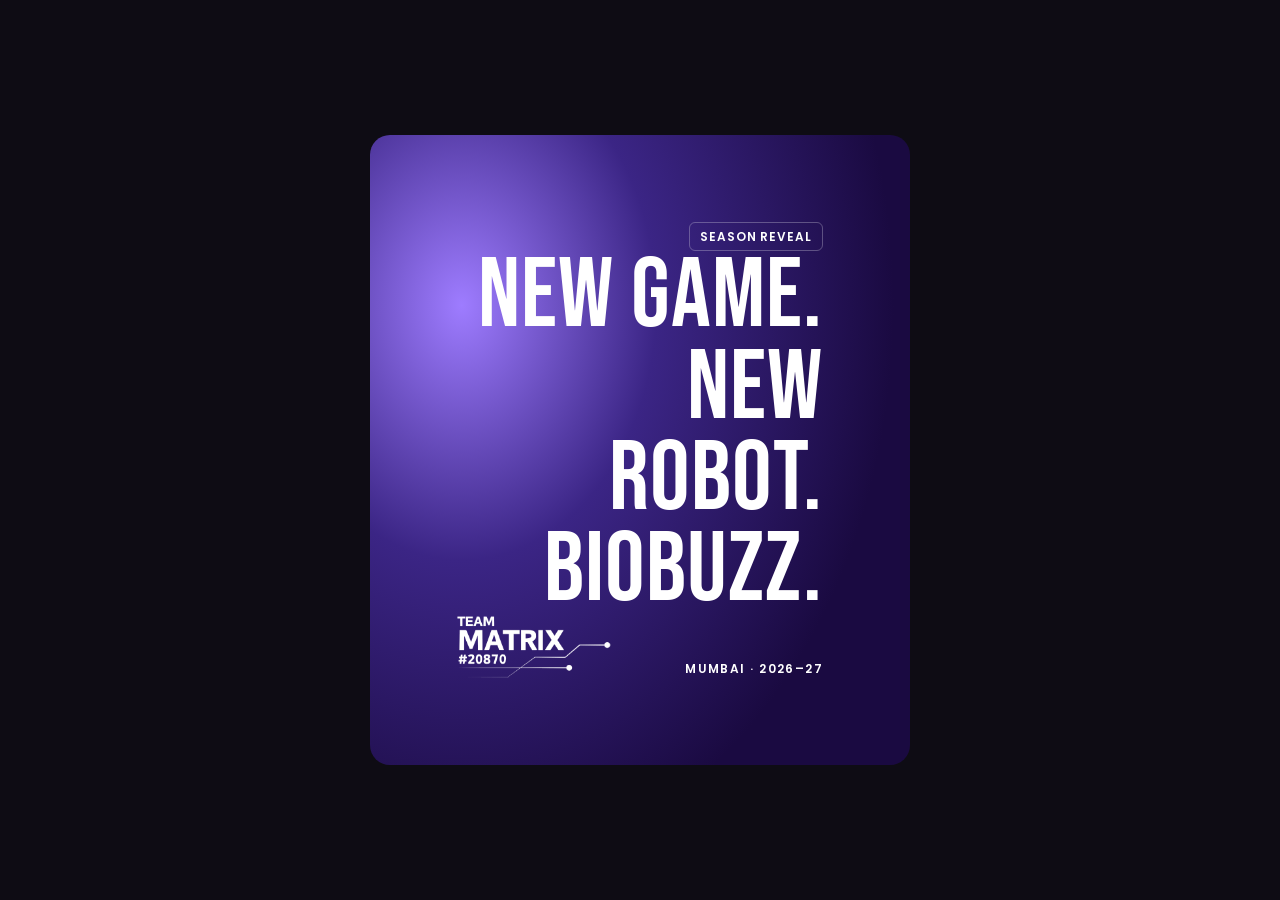
<file: examples/instagram-post.html>
<!doctype html>
<html lang="en">
<head>
<meta charset="utf-8">
<meta name="viewport" content="width=device-width, initial-scale=1">
<title>Team Matrix · Instagram post example</title>
<link rel="stylesheet" href="../tokens/tokens.css">
<link rel="stylesheet" href="../css/team-matrix.css">
<style>
* { box-sizing: border-box; }
body { margin: 0; }
body { display: grid; place-items: center; min-height: 100vh; padding: 20px; }
.post { width: min(100%, 540px); aspect-ratio: 1; background: var(--tm-gradient-brand); border-radius: var(--tm-radius-lg); padding: 7%; display: flex; flex-direction: column; justify-content: space-between; }
.post .tm-display { font-size: clamp(3rem, 15vw, 6.2rem); text-align: right; }
.foot { display: flex; justify-content: space-between; align-items: end; gap: 12px; }
</style>
</head>
<body class="tm-page">
<div class="post">
  <div style="display:flex;justify-content:flex-end"><span class="tm-badge">Season reveal</span></div>
  <h1 class="tm-display">New game.<br>New robot.<br>BIOBUZZ.</h1>
  <div class="foot"><img class="tm-logo" src="../assets/logo/team-matrix-logo-white-trimmed.png" alt="Team Matrix #20870" style="width:42%"><span class="tm-label" style="color:var(--tm-text-heading)">Mumbai · 2026–27</span></div>
</div>
</body>
</html>
</file>
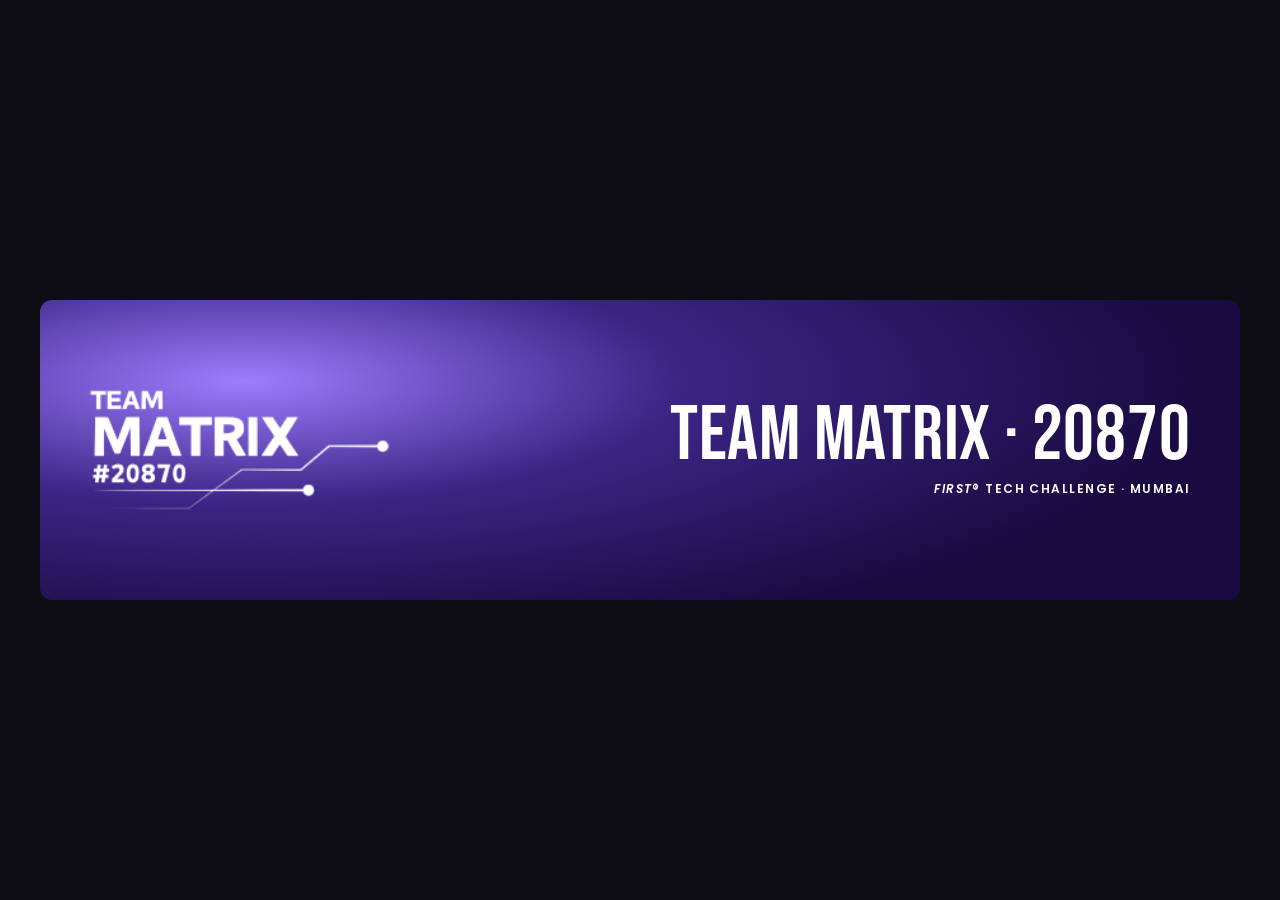
<file: examples/pit-banner.html>
<!doctype html>
<html lang="en">
<head>
<meta charset="utf-8">
<meta name="viewport" content="width=device-width, initial-scale=1">
<title>Team Matrix · Pit banner example</title>
<link rel="stylesheet" href="../tokens/tokens.css">
<link rel="stylesheet" href="../css/team-matrix.css">
<style>
* { box-sizing: border-box; }
body { margin: 0; }
body { display: grid; place-items: center; min-height: 100vh; padding: 20px; }
.banner { width: min(100%, 1200px); aspect-ratio: 4 / 1; background: var(--tm-gradient-brand); border-radius: var(--tm-radius-md); padding: 3% 4%; display: grid; grid-template-columns: auto minmax(0, 1fr); gap: 4%; align-items: center; }
.banner .tm-display { font-size: clamp(2rem, 6vw, 5rem); text-align: right; }
@media (max-width: 720px) { .banner { aspect-ratio: auto; grid-template-columns: 1fr; } .banner .tm-display { text-align: left; } }
</style>
</head>
<body class="tm-page">
<div class="banner">
  <img class="tm-logo" src="../assets/logo/team-matrix-logo-white-trimmed.png" alt="Team Matrix #20870" style="width:min(30vw,300px)">
  <div style="display:grid;gap:8px"><h1 class="tm-display">Team Matrix · 20870</h1><span class="tm-label" style="color:var(--tm-text-heading);text-align:right"><i>FIRST</i>® Tech Challenge · Mumbai</span></div>
</div>
</body>
</html>
</file>
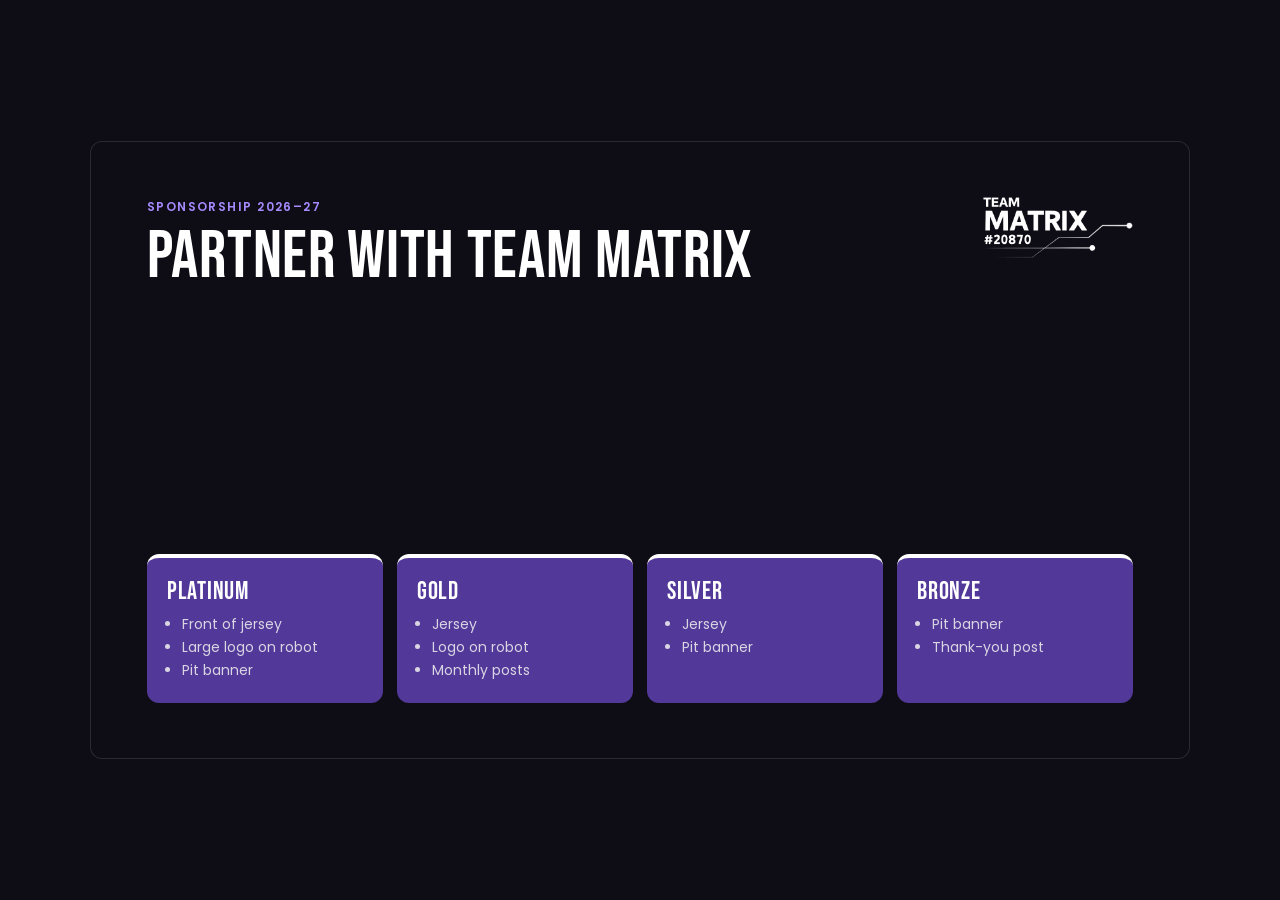
<file: examples/sponsor-slide.html>
<!doctype html>
<html lang="en">
<head>
<meta charset="utf-8">
<meta name="viewport" content="width=device-width, initial-scale=1">
<title>Team Matrix · Sponsor slide example</title>
<link rel="stylesheet" href="../tokens/tokens.css">
<link rel="stylesheet" href="../css/team-matrix.css">
<style>
* { box-sizing: border-box; }
body { margin: 0; }
body { display: grid; place-items: center; min-height: 100vh; padding: 20px; }
.slide { width: min(100%, 1100px); aspect-ratio: 16 / 9; background: var(--tm-bg-main); border: 1px solid var(--tm-border-default); border-radius: var(--tm-radius-md); padding: 4.5%; display: grid; grid-template-rows: auto 1fr; gap: 24px; }
.top { display: flex; justify-content: space-between; align-items: start; gap: 16px; }
.tiers { display: grid; grid-template-columns: repeat(4, minmax(0, 1fr)); gap: 14px; align-self: end; }
@media (max-width: 720px) { .slide { aspect-ratio: auto; } .tiers { grid-template-columns: 1fr 1fr; } }
</style>
</head>
<body class="tm-page">
<div class="slide">
  <div class="top"><div class="tm-section-head"><span class="tm-label">Sponsorship 2026–27</span><h1 class="tm-h1">Partner with Team Matrix</h1></div><img class="tm-logo" src="../assets/logo/team-matrix-logo-white-trimmed.png" alt="Team Matrix #20870" style="width:150px"></div>
  <div class="tiers">
    <div class="tm-tier"><h4 class="tm-h4">Platinum</h4><ul><li>Front of jersey</li><li>Large logo on robot</li><li>Pit banner</li></ul></div>
    <div class="tm-tier"><h4 class="tm-h4">Gold</h4><ul><li>Jersey</li><li>Logo on robot</li><li>Monthly posts</li></ul></div>
    <div class="tm-tier"><h4 class="tm-h4">Silver</h4><ul><li>Jersey</li><li>Pit banner</li></ul></div>
    <div class="tm-tier"><h4 class="tm-h4">Bronze</h4><ul><li>Pit banner</li><li>Thank-you post</li></ul></div>
  </div>
</div>
</body>
</html>
</file>
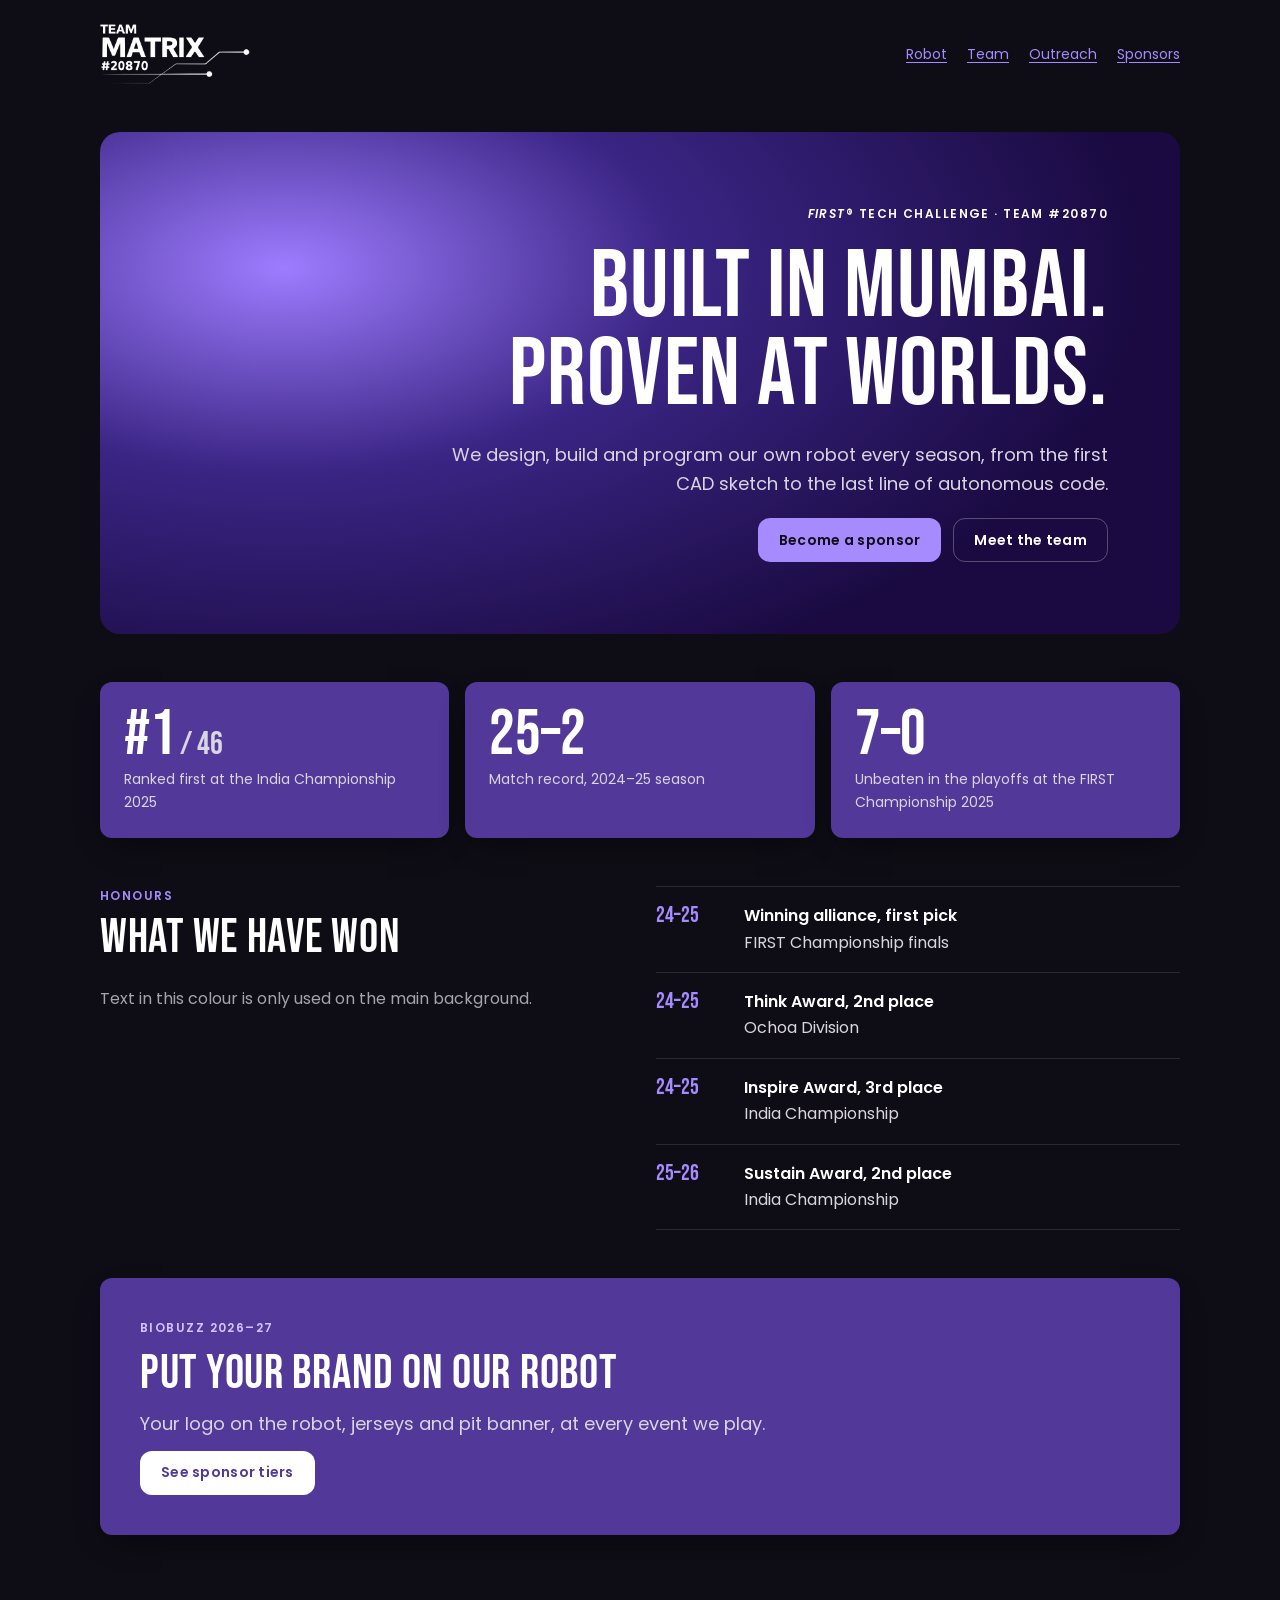
<file: examples/website.html>
<!doctype html>
<html lang="en">
<head>
<meta charset="utf-8">
<meta name="viewport" content="width=device-width, initial-scale=1">
<title>Team Matrix · Website example</title>
<link rel="stylesheet" href="../tokens/tokens.css">
<link rel="stylesheet" href="../css/team-matrix.css">
<style>
* { box-sizing: border-box; }
body { margin: 0; }
.wrap { max-width: 1120px; margin: 0 auto; padding: 24px 20px 80px; display: grid; gap: 48px; }
nav { display: flex; justify-content: space-between; align-items: center; gap: 16px; flex-wrap: wrap; }
nav .links { display: flex; gap: 20px; font-size: 14px; flex-wrap: wrap; }
.hero-copy { display: grid; gap: 20px; max-width: 760px; }
.stats { display: grid; grid-template-columns: repeat(auto-fit, minmax(220px, 1fr)); gap: 16px; }
.split { display: grid; grid-template-columns: minmax(0, 1fr) minmax(0, 1fr); gap: 32px; align-items: start; }
@media (max-width: 760px) { .split { grid-template-columns: 1fr; } }
</style>
</head>
<body class="tm-page">
<div class="wrap">
  <nav><img class="tm-logo" src="../assets/logo/team-matrix-logo-white-trimmed.png" alt="Team Matrix #20870" style="width:150px"><div class="links"><a class="tm-link" href="#">Robot</a><a class="tm-link" href="#">Team</a><a class="tm-link" href="#">Outreach</a><a class="tm-link" href="#">Sponsors</a></div></nav>
  <section class="tm-hero">
    <div class="hero-copy" style="margin-left:auto;text-align:right;justify-items:end">
      <span class="tm-label" style="color:var(--tm-text-heading)"><i>FIRST</i>® Tech Challenge · Team #20870</span>
      <h1 class="tm-display">Built in Mumbai.<br>Proven at Worlds.</h1>
      <p class="tm-lead">We design, build and program our own robot every season, from the first CAD sketch to the last line of autonomous code.</p>
      <div style="display:flex;gap:12px;flex-wrap:wrap;justify-content:flex-end"><a class="tm-btn tm-btn--primary" href="#">Become a sponsor</a><a class="tm-btn tm-btn--secondary" href="#">Meet the team</a></div>
    </div>
  </section>
  <section class="stats">
    <div class="tm-card"><div class="tm-stat"><span class="tm-stat__value">#1<small>/ 46</small></span><span class="tm-stat__label">Ranked first at the India Championship 2025</span></div></div>
    <div class="tm-card"><div class="tm-stat"><span class="tm-stat__value">25–2</span><span class="tm-stat__label">Match record, 2024–25 season</span></div></div>
    <div class="tm-card"><div class="tm-stat"><span class="tm-stat__value">7–0</span><span class="tm-stat__label">Unbeaten in the playoffs at the FIRST Championship 2025</span></div></div>
  </section>
  <section class="split">
    <div class="tm-section-head"><span class="tm-label">Honours</span><h2 class="tm-h2">What we have won</h2><p class="tm-muted">Text in this colour is only used on the main background.</p></div>
    <ul class="tm-honours">
      <li><time>24–25</time><span><b>Winning alliance, first pick</b>FIRST Championship finals</span></li>
      <li><time>24–25</time><span><b>Think Award, 2nd place</b>Ochoa Division</span></li>
      <li><time>24–25</time><span><b>Inspire Award, 3rd place</b>India Championship</span></li>
      <li><time>25–26</time><span><b>Sustain Award, 2nd place</b>India Championship</span></li>
    </ul>
  </section>
  <section class="tm-card" style="padding:40px">
    <span class="tm-label" style="color:var(--tm-accent-on-second)">BIOBUZZ 2026–27</span>
    <h2 class="tm-h2">Put your brand on our robot</h2>
    <p class="tm-lead">Your logo on the robot, jerseys and pit banner, at every event we play.</p>
    <div><a class="tm-btn tm-btn--primary" href="#">See sponsor tiers</a></div>
  </section>
</div>
</body>
</html>
</file>
<file: tokens/tokens.css>
/*
 * Team Matrix design system: tokens.css
 * Generated by build.py from tokens/team-matrix.tokens.json. Do not edit by hand.
 * Dark theme only. FIRST Tech Challenge Team #20870.
 */
@import url("https://fonts.googleapis.com/css2?family=Bebas+Neue&family=Poppins:wght@400;500;600;700&display=swap");

:root {
  color-scheme: dark;
  --tm-ink: #0E0C14;
  --tm-violet-700: #513899;
  --tm-violet-400: #A58BFF;
  --tm-violet-200: #D2C4FF;
  --tm-lavender-100: #D9D5E2;
  --tm-lavender-300: #A6A3AE;
  --tm-white: #FFFFFF;
  --tm-indigo-logo: #1A0A41;
  --tm-indigo-600: #3B2585;
  --tm-violet-450: #9E7CFF;
  --tm-ink-raised: #1A142C;
  --tm-amber-400: #FFB547;
  --tm-rose-400: #FF7A93;
  --tm-alliance-red: #FF5A6E;
  --tm-alliance-blue: #4D8DFF;

  --tm-bg-main: #0E0C14;
  --tm-bg-second: #513899;
  --tm-bg-subtle: #1A142C;
  --tm-bg-logo: #1A0A41;
  --tm-text-heading: #FFFFFF;
  --tm-text-body: #D9D5E2;
  --tm-text-muted: #A6A3AE;
  --tm-text-on-accent: #0E0C14;
  --tm-accent-default: #A58BFF;
  --tm-accent-on-second: #D2C4FF;
  --tm-border-default: rgba(217, 213, 226, 0.14);
  --tm-border-strong: rgba(217, 213, 226, 0.32);
  --tm-border-focus: #FFFFFF;
  --tm-status-warning: #FFB547;
  --tm-status-danger: #FF7A93;
  --tm-alliance-red: #FF5A6E;
  --tm-alliance-blue: #4D8DFF;

  --tm-gradient-brand: radial-gradient(80% 90% at 17% 27%, #9E7CFF 0%, #3B2585 45%, #1A0A41 100%);

  --tm-font-heading: "Bebas Neue", Impact, "Arial Narrow", sans-serif;
  --tm-font-body: Poppins, "Segoe UI", Arial, sans-serif;
  --tm-weight-heading: 400;
  --tm-weight-regular: 400;
  --tm-weight-medium: 500;
  --tm-weight-semibold: 600;
  --tm-weight-bold: 700;
  --tm-size-display: 96px;
  --tm-size-h1: 68px;
  --tm-size-h2: 48px;
  --tm-size-h3: 34px;
  --tm-size-h4: 25px;
  --tm-size-body-lg: 18px;
  --tm-size-body: 16px;
  --tm-size-small: 14px;
  --tm-size-caption: 12px;

  --tm-space-1: 4px;
  --tm-space-2: 8px;
  --tm-space-3: 12px;
  --tm-space-4: 16px;
  --tm-space-5: 20px;
  --tm-space-6: 24px;
  --tm-space-8: 32px;
  --tm-space-10: 40px;
  --tm-space-12: 48px;
  --tm-space-16: 64px;
  --tm-space-24: 96px;
  --tm-radius-sm: 6px;
  --tm-radius-md: 12px;
  --tm-radius-lg: 20px;
  --tm-radius-pill: 999px;
  --tm-shadow-card: 0px 12px 32px -12px rgba(0, 0, 0, 0.45);
  --tm-shadow-glow: 0px 8px 28px -8px rgba(165, 139, 255, 0.45);
  --tm-duration-fast: 120ms;
  --tm-duration-base: 220ms;
  --tm-duration-slow: 400ms;
  --tm-ease-out: cubic-bezier(0.2, 0.8, 0.2, 1);
}
</file>
<file: css/team-matrix.css>
/*
 * Team Matrix design system: components
 * Load tokens/tokens.css first. Every class starts with .tm- so it can sit next to other CSS.
 */

/* ---------- base ---------- */
.tm-page {
  background: var(--tm-bg-main);
  color: var(--tm-text-body);
  font-family: var(--tm-font-body);
  font-size: var(--tm-size-body);
  line-height: 1.65;
  -webkit-font-smoothing: antialiased;
}
.tm-page *:focus-visible { outline: 2px solid var(--tm-border-focus); outline-offset: 3px; }

/* ---------- type ---------- */
.tm-display, .tm-h1, .tm-h2, .tm-h3, .tm-h4 {
  font-family: var(--tm-font-heading);
  font-weight: var(--tm-weight-heading);
  color: var(--tm-text-heading);
  text-transform: uppercase;
  margin: 0;
  text-wrap: balance;
}
.tm-display { font-size: clamp(3.5rem, 9vw, var(--tm-size-display)); line-height: 0.92; letter-spacing: 0.01em; }
.tm-h1 { font-size: clamp(2.75rem, 7vw, var(--tm-size-h1)); line-height: 0.95; letter-spacing: 0.01em; }
.tm-h2 { font-size: clamp(2.1rem, 5vw, var(--tm-size-h2)); line-height: 1; letter-spacing: 0.015em; }
.tm-h3 { font-size: var(--tm-size-h3); line-height: 1.05; letter-spacing: 0.02em; }
.tm-h4 { font-size: var(--tm-size-h4); line-height: 1.1; letter-spacing: 0.03em; }
.tm-lead { font-size: var(--tm-size-body-lg); line-height: 1.6; max-width: 60ch; margin: 0; }
.tm-small { font-size: var(--tm-size-small); line-height: 1.55; }
.tm-muted { color: var(--tm-text-muted); } /* main background only */
.tm-label {
  font-family: var(--tm-font-body);
  font-size: var(--tm-size-caption);
  font-weight: var(--tm-weight-semibold);
  letter-spacing: 0.12em;
  text-transform: uppercase;
  color: var(--tm-accent-default);
}
.tm-on-second .tm-label { color: var(--tm-accent-on-second); }
.tm-link { color: var(--tm-accent-default); text-underline-offset: 3px; }
.tm-on-second .tm-link { color: var(--tm-accent-on-second); }

/* Section heading: eyebrow label + Bebas heading */
.tm-section-head { display: grid; gap: var(--tm-space-2); }

/* ---------- surfaces ---------- */
.tm-on-second { background: var(--tm-bg-second); }
.tm-card {
  background: var(--tm-bg-second);
  border-radius: var(--tm-radius-md);
  padding: var(--tm-space-6);
  display: grid;
  gap: var(--tm-space-3);
  align-content: start;
  box-shadow: var(--tm-shadow-card);
}
.tm-panel {
  background: var(--tm-bg-subtle);
  border: 1px solid var(--tm-border-default);
  border-radius: var(--tm-radius-md);
  padding: var(--tm-space-6);
}
.tm-hero {
  background: var(--tm-gradient-brand);
  border-radius: var(--tm-radius-lg);
  padding: clamp(28px, 6vw, 72px);
  display: grid;
  gap: var(--tm-space-6);
}

/* ---------- buttons ---------- */
.tm-btn {
  display: inline-flex;
  align-items: center;
  justify-content: center;
  gap: var(--tm-space-2);
  min-height: 44px;
  padding: 0 var(--tm-space-5);
  border-radius: var(--tm-radius-md);
  border: 1.5px solid transparent;
  font-family: var(--tm-font-body);
  font-size: var(--tm-size-small);
  font-weight: var(--tm-weight-semibold);
  letter-spacing: 0.02em;
  text-decoration: none;
  cursor: pointer;
  transition: box-shadow var(--tm-duration-base) var(--tm-ease-out), transform var(--tm-duration-fast) var(--tm-ease-out), background var(--tm-duration-base);
}
.tm-btn:active { transform: translateY(1px); }
.tm-btn--primary { background: var(--tm-accent-default); color: var(--tm-text-on-accent); }
.tm-btn--primary:hover { box-shadow: var(--tm-shadow-glow); }
.tm-btn--secondary { background: transparent; color: var(--tm-text-heading); border-color: var(--tm-border-strong); }
.tm-btn--secondary:hover { border-color: var(--tm-text-heading); }
.tm-btn--ghost { background: transparent; color: var(--tm-text-body); }
.tm-btn--ghost:hover { color: var(--tm-text-heading); background: var(--tm-border-default); }
/* On the second background, the primary button turns white so it still stands out */
.tm-on-second .tm-btn--primary, .tm-card .tm-btn--primary { background: var(--tm-text-heading); color: var(--tm-bg-second); }
.tm-btn[disabled] { opacity: 0.45; cursor: not-allowed; box-shadow: none; }

/* ---------- badges ---------- */
.tm-badge {
  display: inline-flex;
  align-items: center;
  gap: 6px;
  padding: 4px 10px;
  border-radius: var(--tm-radius-sm);
  font-size: var(--tm-size-caption);
  font-weight: var(--tm-weight-semibold);
  letter-spacing: 0.08em;
  text-transform: uppercase;
  white-space: nowrap;
  border: 1px solid var(--tm-border-strong);
  color: var(--tm-text-heading);
}
.tm-badge--accent { background: var(--tm-accent-default); color: var(--tm-text-on-accent); border-color: transparent; }
.tm-badge--red { border-color: var(--tm-alliance-red); color: var(--tm-alliance-red); }
.tm-badge--blue { border-color: var(--tm-alliance-blue); color: var(--tm-alliance-blue); }

/* ---------- stat ---------- */
.tm-stat { display: grid; gap: var(--tm-space-1); }
.tm-stat__value { font-family: var(--tm-font-heading); font-size: clamp(2.6rem, 6vw, 4rem); line-height: 0.9; color: var(--tm-text-heading); font-variant-numeric: tabular-nums; }
.tm-stat__value small { font-size: 0.5em; color: var(--tm-text-body); margin-left: 4px; }
.tm-stat__label { font-size: var(--tm-size-small); }

/* ---------- honours list ---------- */
.tm-honours { list-style: none; margin: 0; padding: 0; }
.tm-honours li { display: grid; grid-template-columns: 72px minmax(0, 1fr); gap: var(--tm-space-4); padding: var(--tm-space-4) 0; border-top: 1px solid var(--tm-border-default); }
.tm-honours li:last-child { border-bottom: 1px solid var(--tm-border-default); }
.tm-honours b { color: var(--tm-text-heading); font-weight: var(--tm-weight-semibold); display: block; }
.tm-honours time { font-family: var(--tm-font-heading); font-size: 22px; color: var(--tm-accent-default); line-height: 1.2; }

/* ---------- sponsor tier ---------- */
.tm-tier { background: var(--tm-bg-second); border-radius: var(--tm-radius-md); padding: var(--tm-space-5); border-top: 4px solid var(--tm-text-heading); display: grid; gap: var(--tm-space-2); align-content: start; }
.tm-tier ul { margin: 0; padding-left: 1.1em; font-size: var(--tm-size-small); }

/* ---------- match score ---------- */
.tm-match { display: grid; grid-template-columns: 1fr auto 1fr; border-radius: var(--tm-radius-md); overflow: hidden; border: 1px solid var(--tm-border-default); }
.tm-match__side { padding: var(--tm-space-4) var(--tm-space-5); background: var(--tm-bg-subtle); }
.tm-match__side--red { border-left: 4px solid var(--tm-alliance-red); }
.tm-match__side--blue { border-right: 4px solid var(--tm-alliance-blue); text-align: right; }
.tm-match__score { font-family: var(--tm-font-heading); font-size: 48px; line-height: 1; color: var(--tm-text-heading); }
.tm-match__mid { display: grid; place-items: center; padding: 0 var(--tm-space-3); font-family: var(--tm-font-heading); font-size: 20px; background: var(--tm-bg-main); }

/* ---------- form ---------- */
.tm-field { display: grid; gap: 6px; min-width: 0; }
.tm-field label { font-size: var(--tm-size-small); font-weight: var(--tm-weight-semibold); color: var(--tm-text-heading); }
.tm-input { width: 100%; min-width: 0; min-height: 44px; padding: 0 var(--tm-space-3); border-radius: var(--tm-radius-sm); border: 1px solid var(--tm-border-strong); background: var(--tm-bg-subtle); color: var(--tm-text-heading); font: inherit; }
.tm-input::placeholder { color: var(--tm-text-muted); }
.tm-input:focus { outline: none; border-color: var(--tm-accent-default); box-shadow: 0 0 0 3px rgba(165, 139, 255, 0.3); }

/* ---------- logo ---------- */
.tm-logo { display: block; width: 180px; max-width: 100%; height: auto; }

@media (prefers-reduced-motion: reduce) {
  .tm-btn, .tm-btn:active { transition: none; transform: none; }
}
</file>
